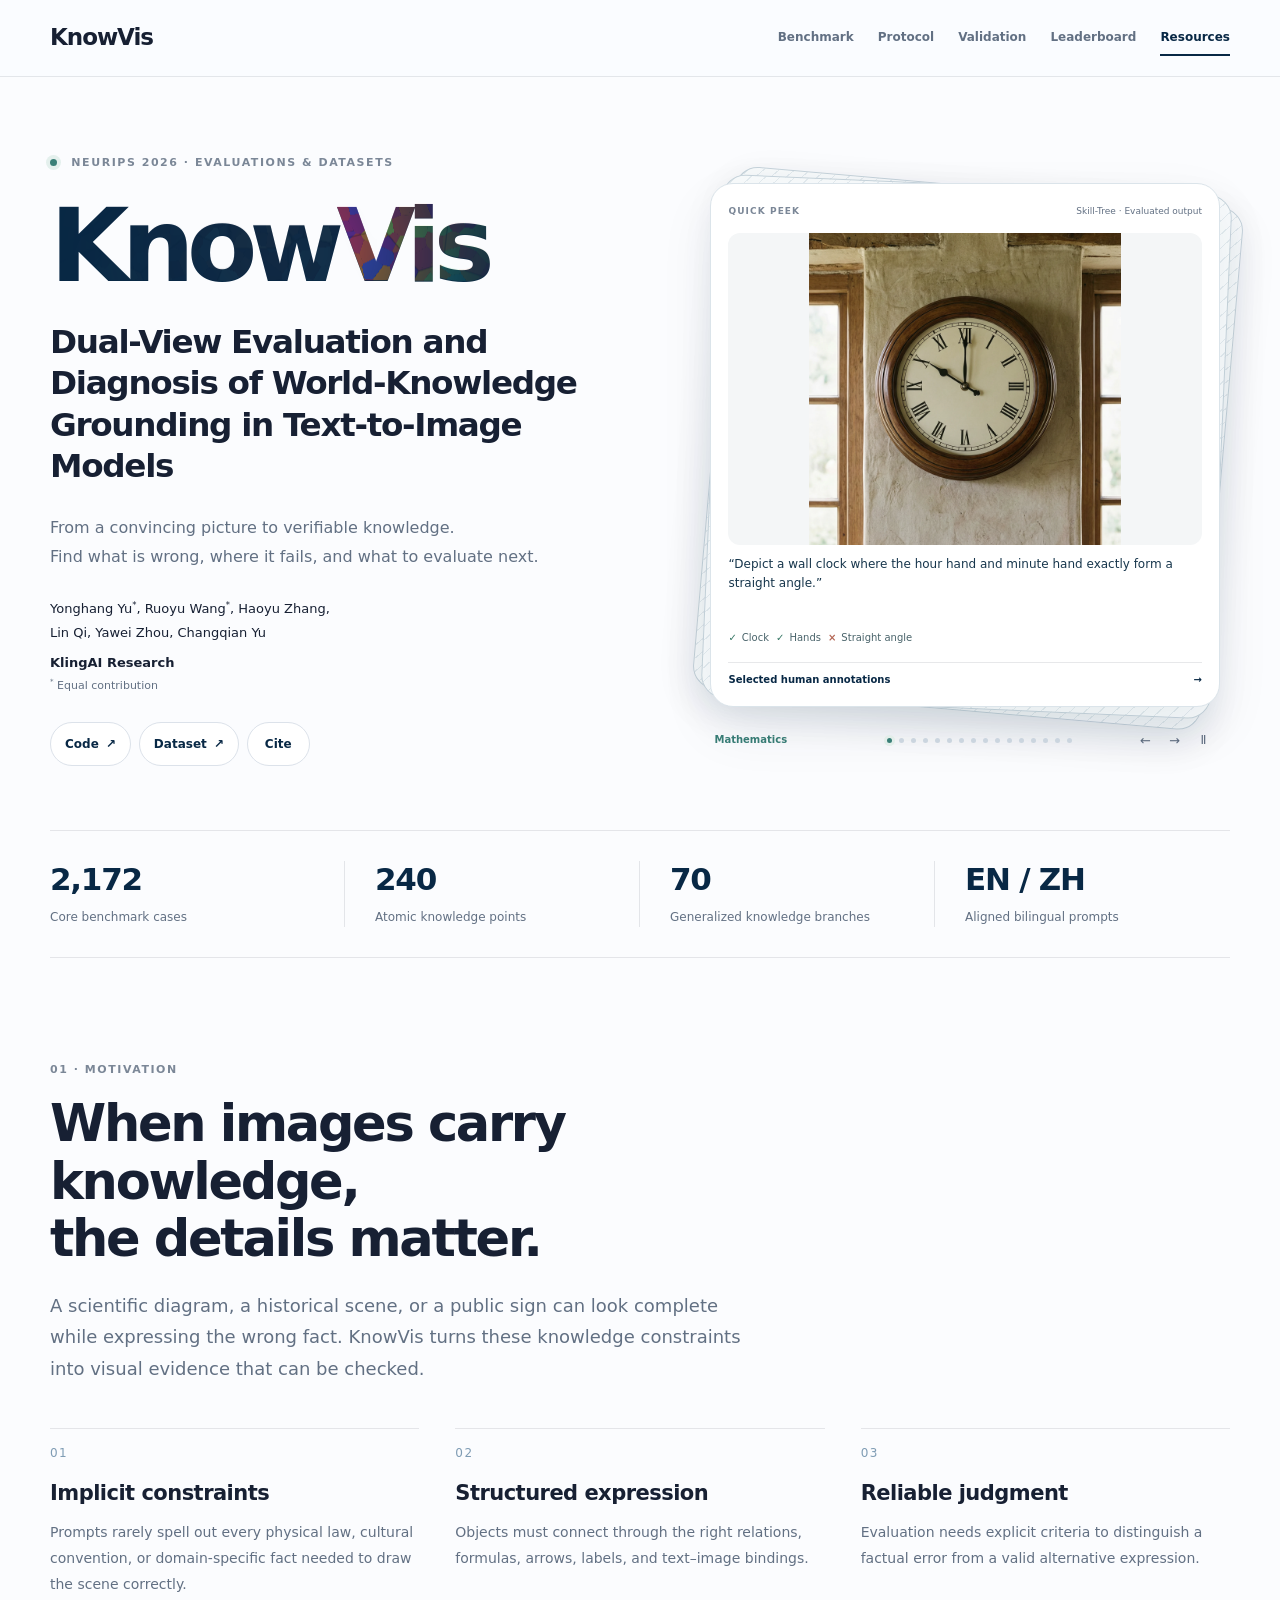
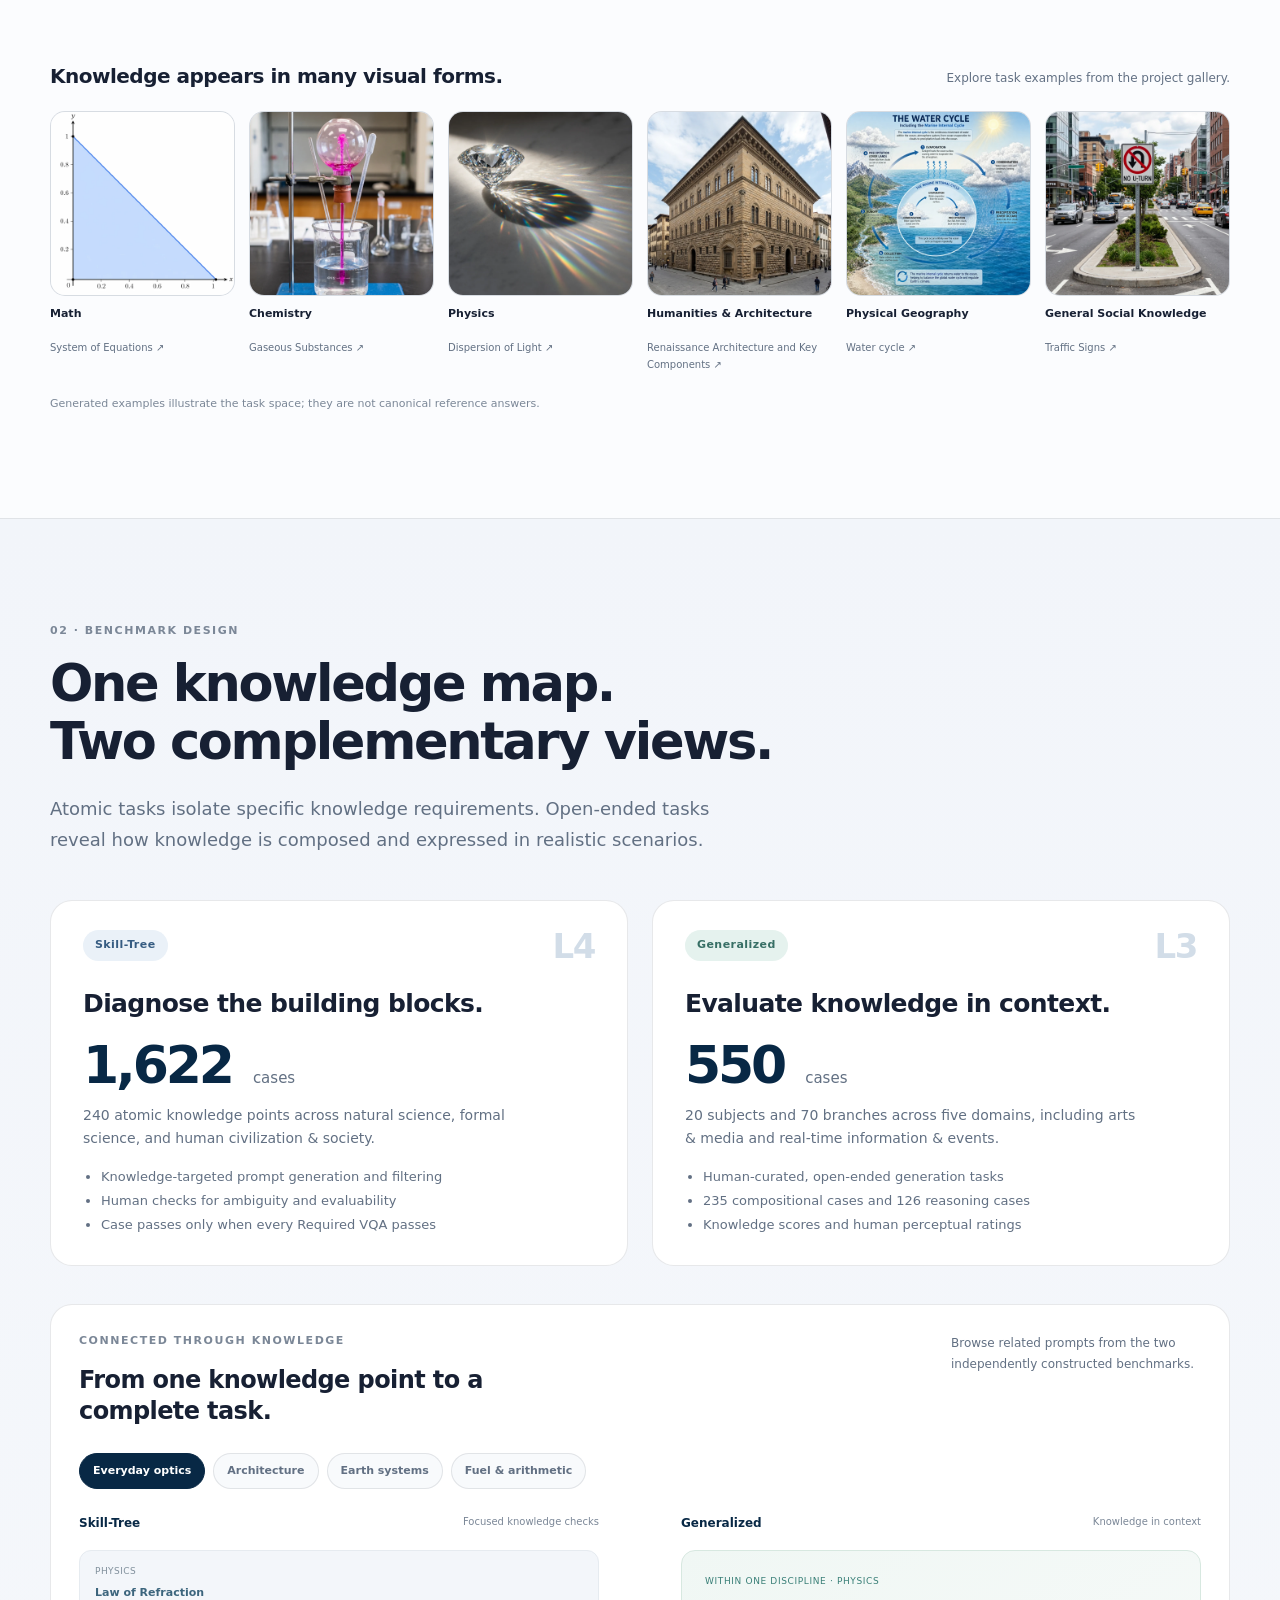
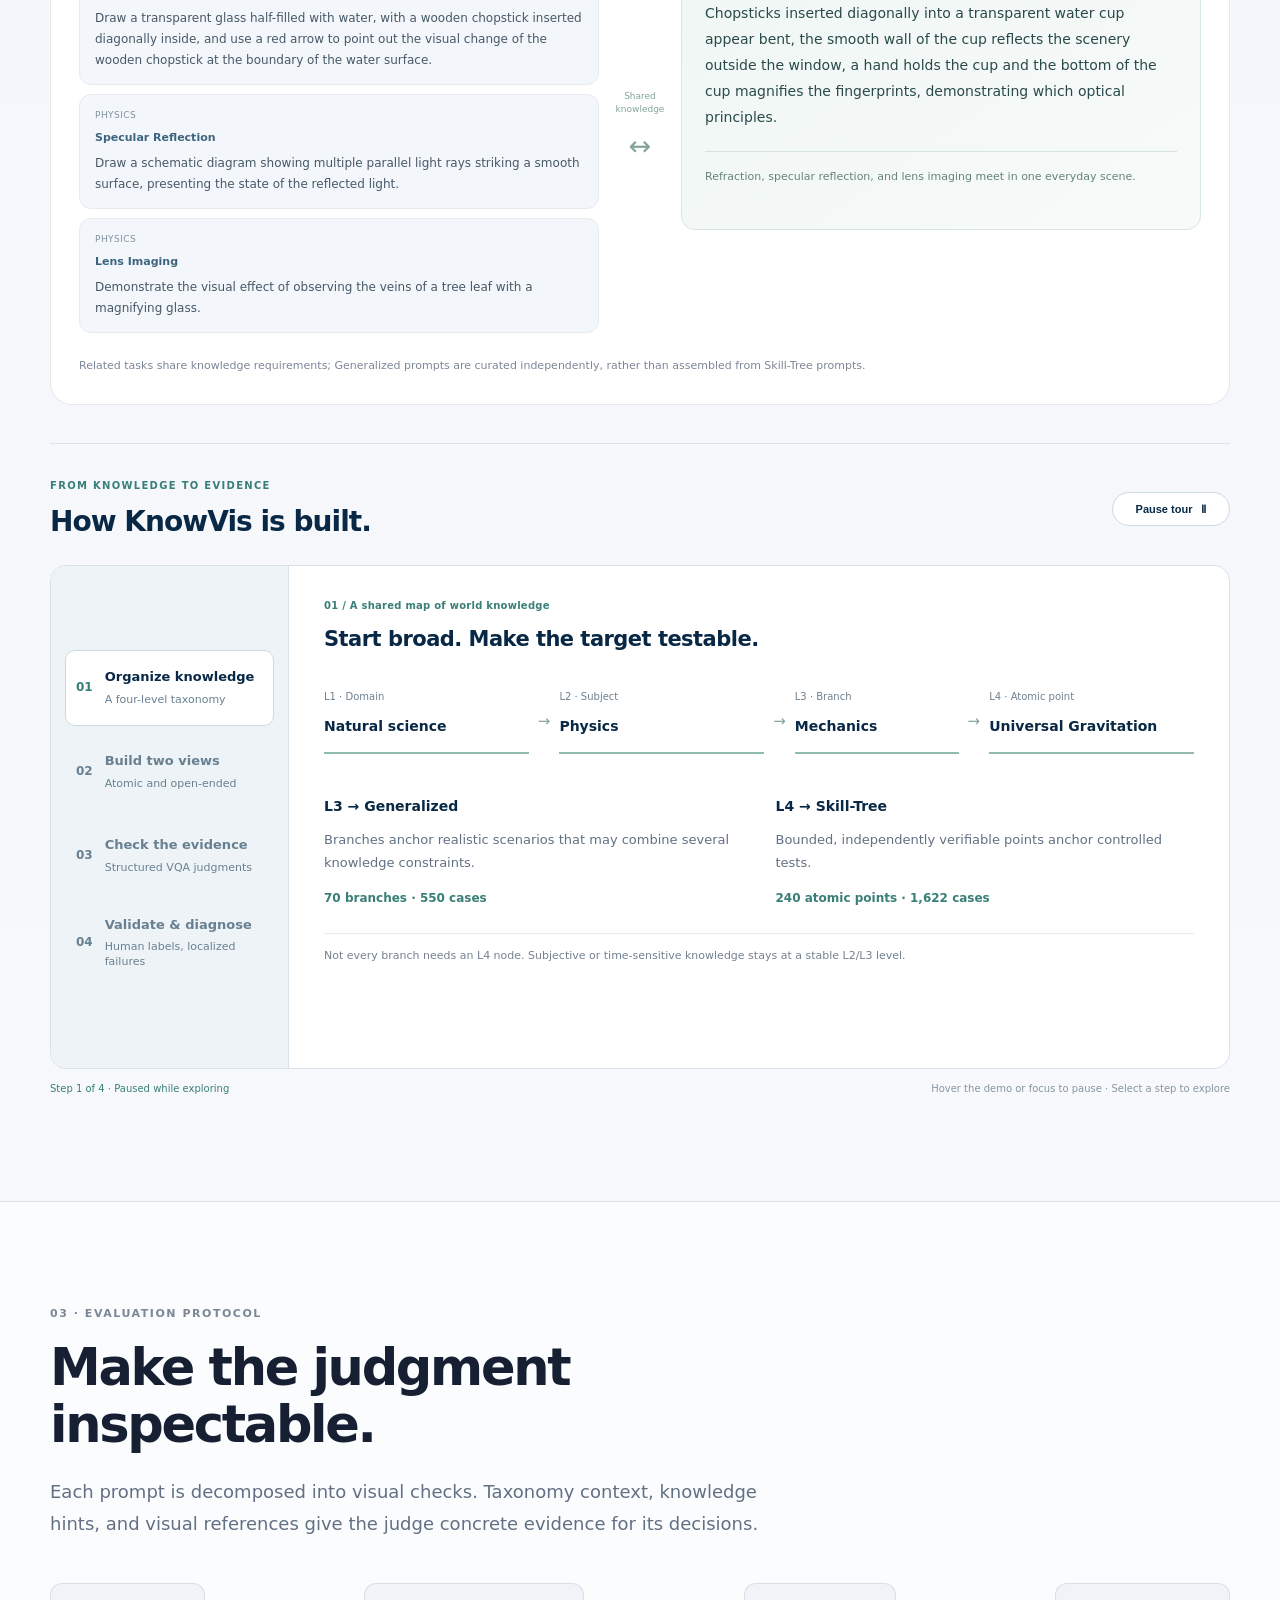
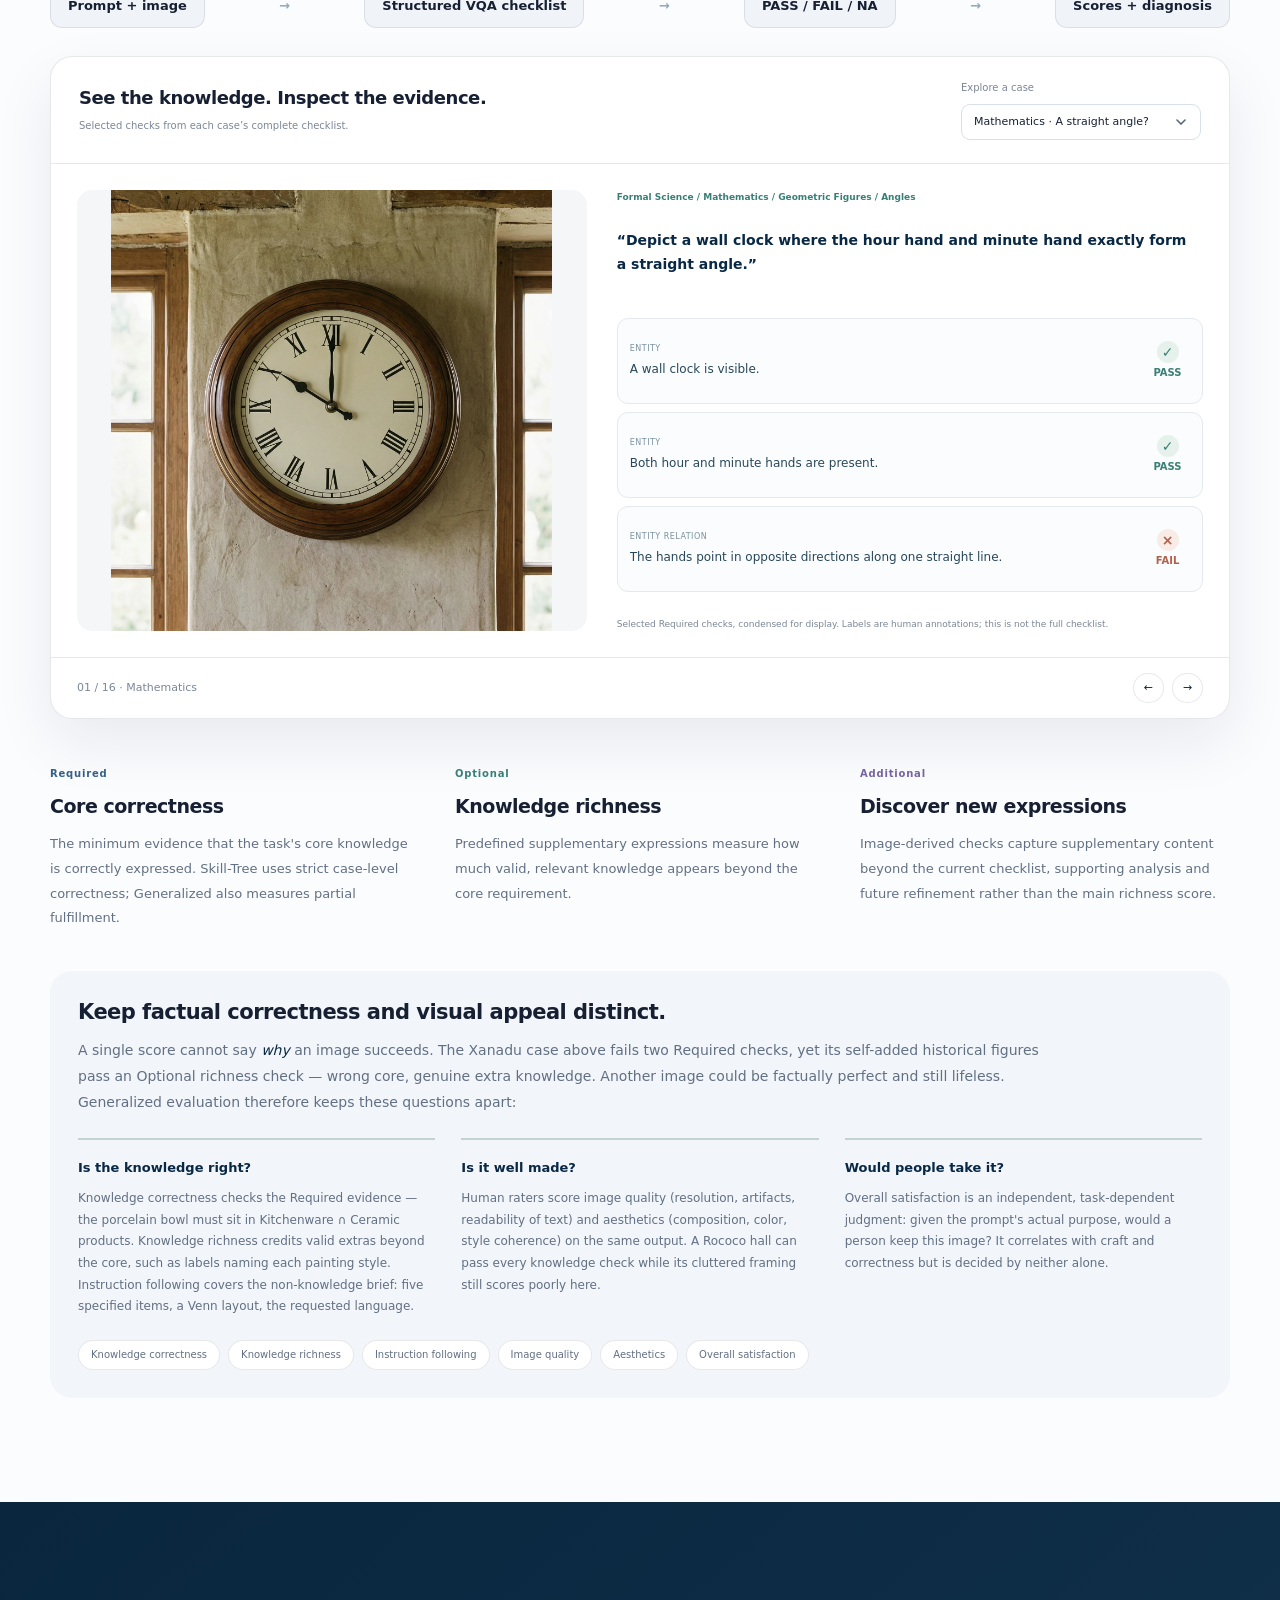
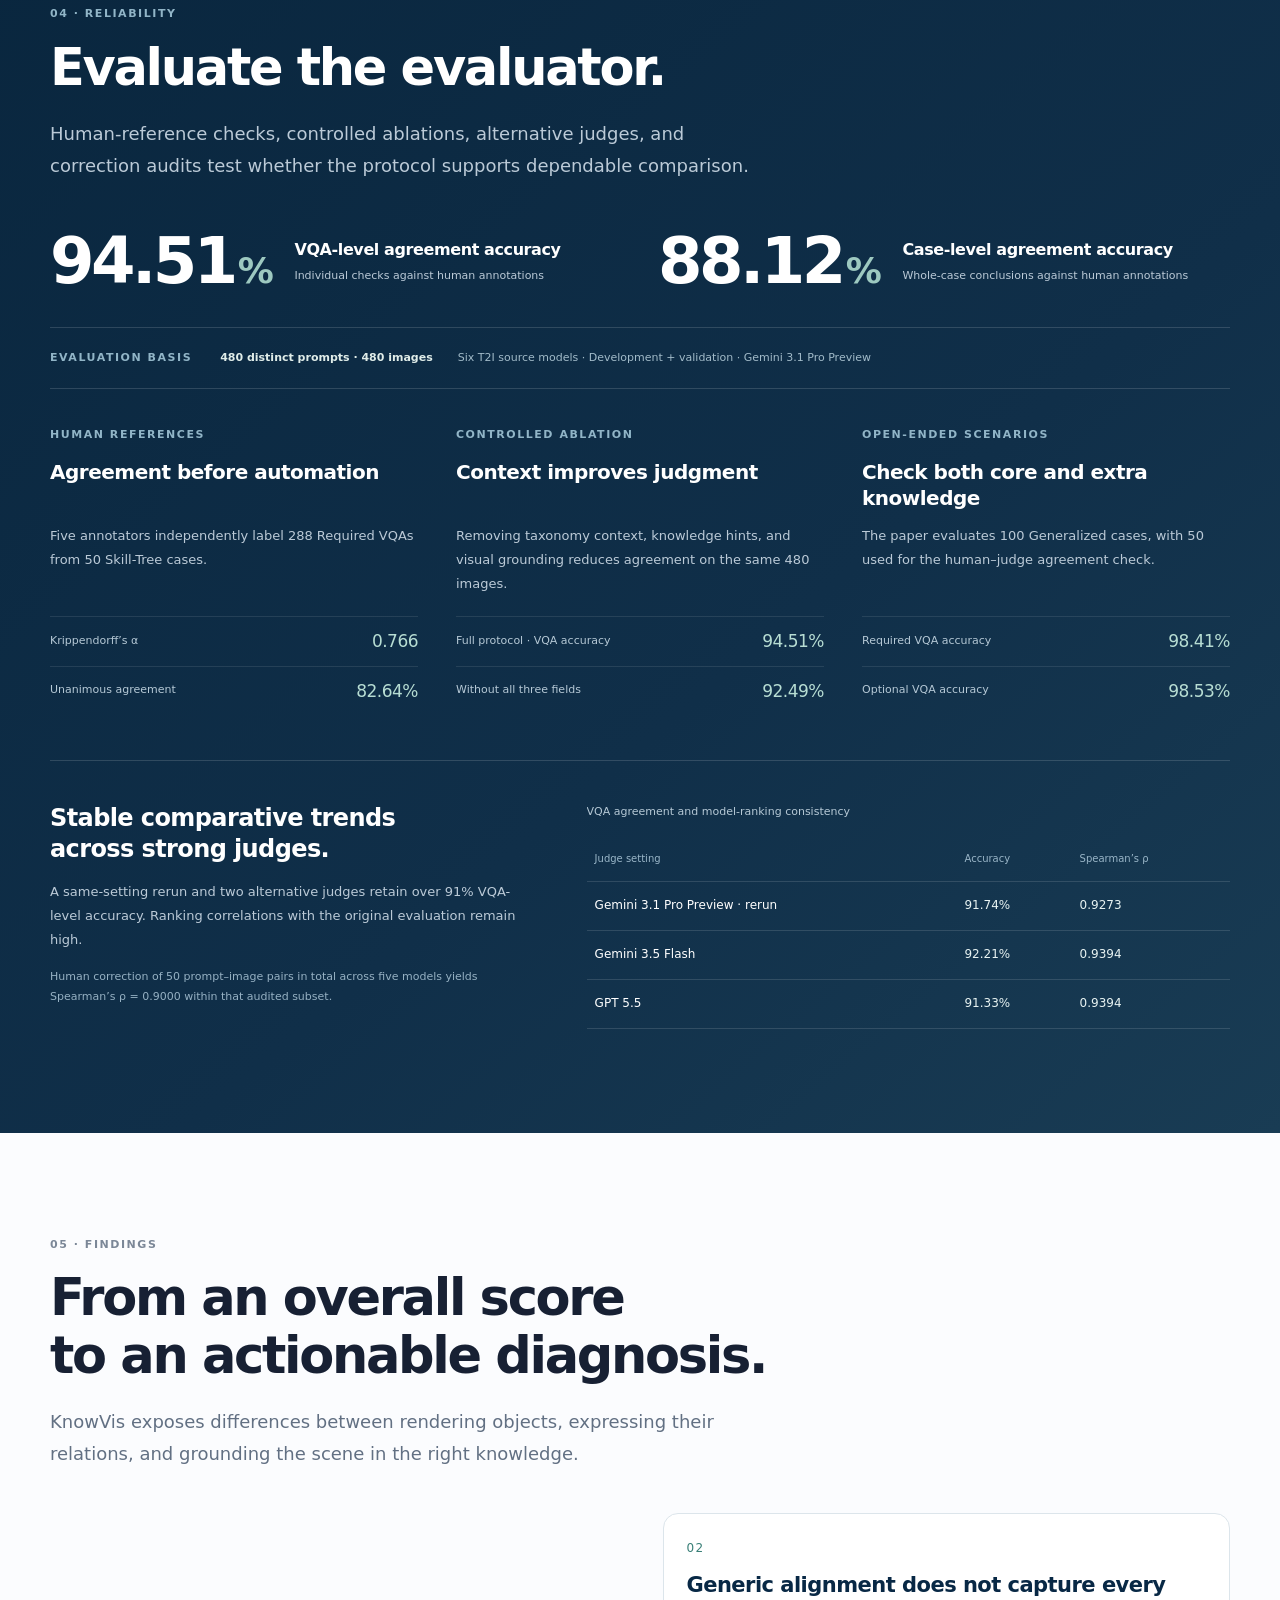
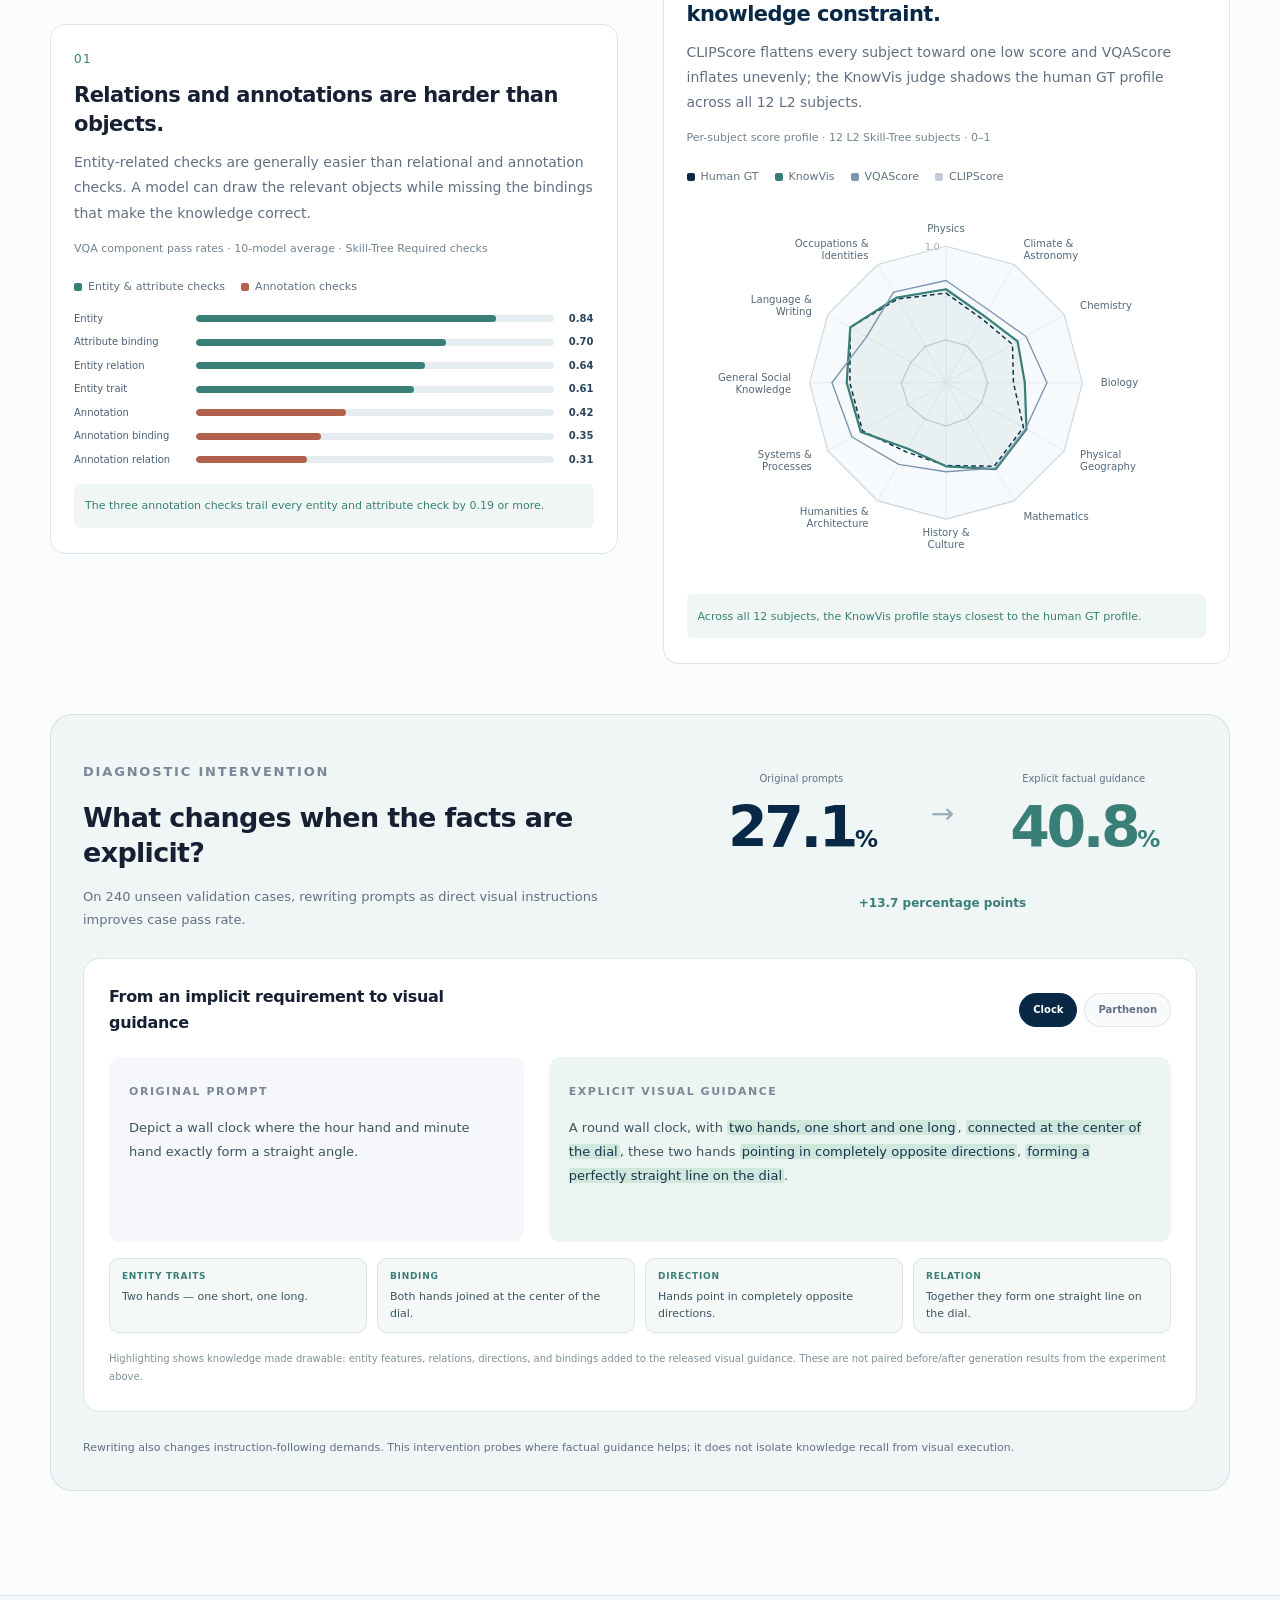
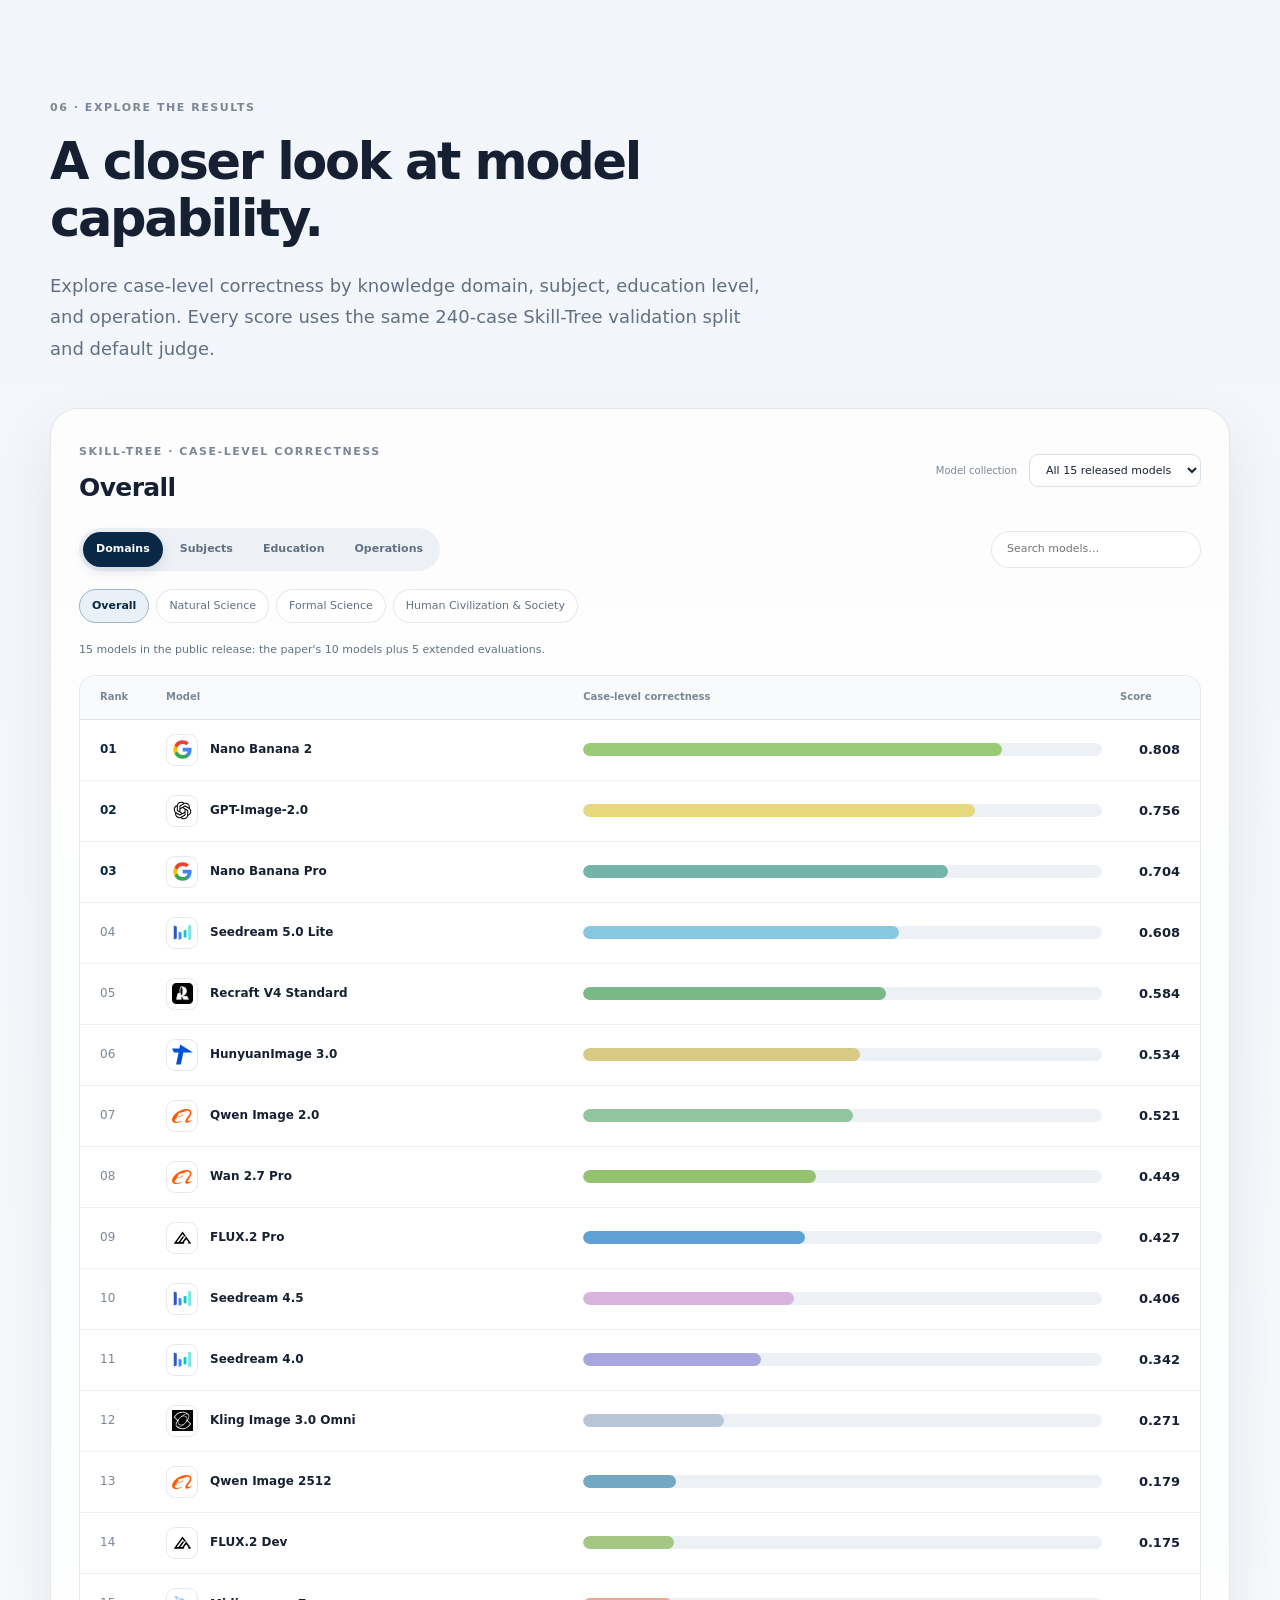
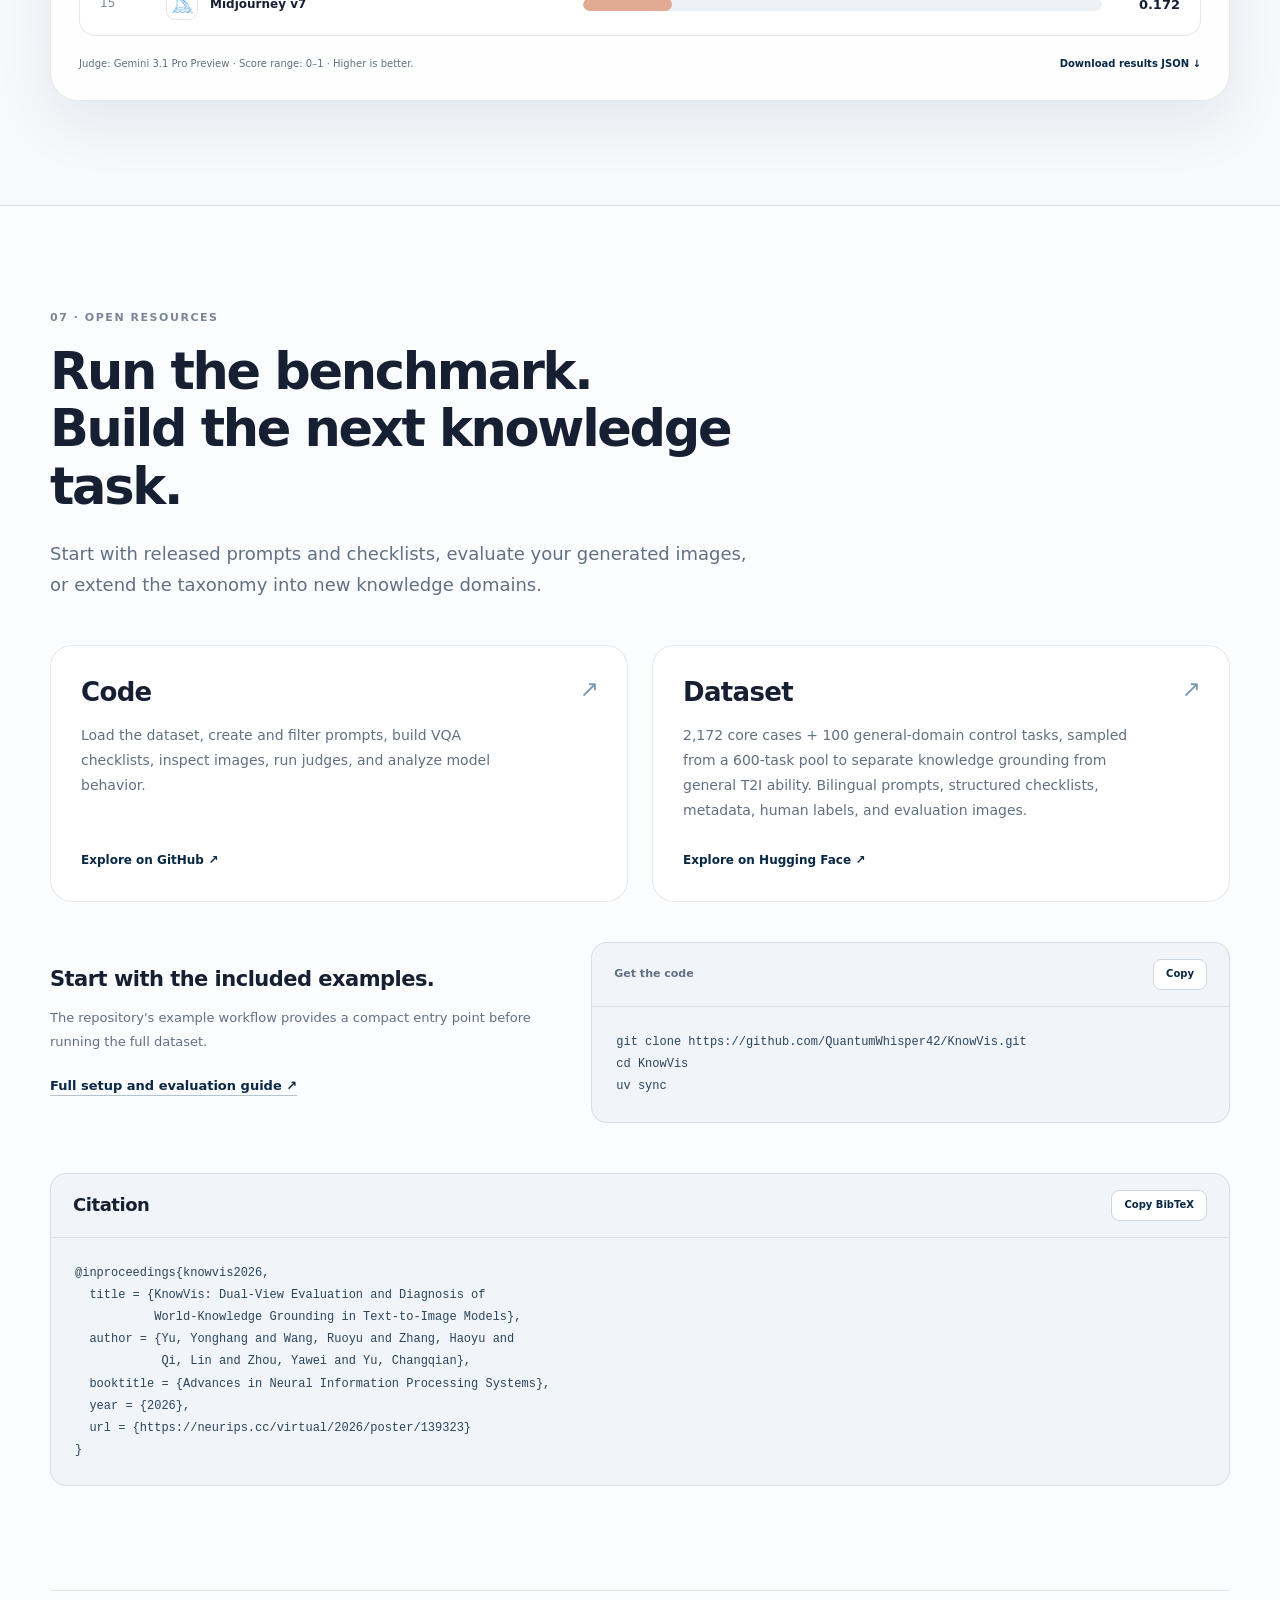
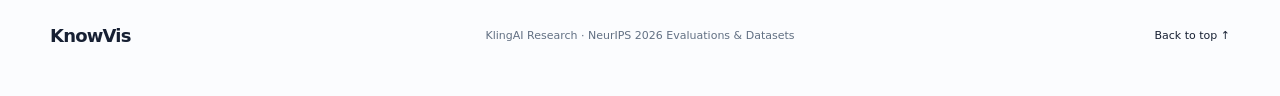
<file: docs/index.html>
<!doctype html>
<html lang="en">
<head>
  <meta charset="utf-8">
  <meta name="viewport" content="width=device-width, initial-scale=1">
  <meta name="theme-color" content="#f6f8fb">
  <meta name="description" content="KnowVis: dual-view evaluation and diagnosis of world-knowledge grounding in text-to-image models. NeurIPS 2026, KlingAI Research.">
  <meta property="og:title" content="KnowVis — World knowledge, made visible">
  <meta property="og:description" content="2,172 knowledge-intensive prompts. Two complementary benchmark views. A structured, validated evaluation protocol.">
  <meta property="og:type" content="website">
  <meta property="og:image" content="assets/prompt-examples.webp">
  <title>KnowVis · World-Knowledge Grounding in T2I Models</title>
  <link rel="icon" href="assets/favicon.svg" type="image/svg+xml">
  <link rel="stylesheet" href="styles.css">
  <link rel="stylesheet" href="showcase.css">
  <link rel="stylesheet" href="diagrams.css">
  <script src="data.js" defer></script>
  <script src="script.js" defer></script>
  <script src="showcase.js" defer></script>
  <script src="brand.js" defer></script>
  <script src="diagrams.js" defer></script>
</head>
<body id="top">
  <a class="skip-link" href="#main">Skip to content</a>
  <header class="site-header">
    <div class="nav-shell">
      <a class="wordmark" href="#top" aria-label="KnowVis home">KnowVis</a>
      <button class="menu-toggle" type="button" aria-label="Open navigation" aria-expanded="false" aria-controls="site-nav"><span></span><span></span></button>
      <nav class="site-nav" id="site-nav" aria-label="Main navigation">
        <a href="#benchmark">Benchmark</a><a href="#protocol">Protocol</a><a href="#reliability">Validation</a><a href="#leaderboard">Leaderboard</a><a href="#resources">Resources</a>
      </nav>
      <!-- TODO(arXiv): restore paper link once the arXiv page is live.
      <a class="nav-paper" href="assets/KnowVis_cameraready.pdf" target="_blank" rel="noopener">Read paper <span aria-hidden="true">↗</span></a>
      -->
    </div>
  </header>

  <main id="main">
    <section class="hero section-shell" aria-labelledby="paper-title">
      <div class="hero-copy reveal">
        <p class="eyebrow"><span class="status-dot"></span> NeurIPS 2026 · Evaluations &amp; Datasets</p>
        <h1 id="paper-title"><span class="title-brand" id="livingBrand"><span class="brand-ink">Know<span class="vis-ink">Vis</span></span><canvas class="brand-spectrum" aria-hidden="true"></canvas></span><span class="title-subject">Dual-View Evaluation and Diagnosis of World-Knowledge Grounding in Text-to-Image Models</span></h1>
        <p class="hero-lede">From a convincing picture to verifiable knowledge.<br>Find what is wrong, where it fails, and what to evaluate next.</p>
        <p class="authors">Yonghang Yu<sup>*</sup>, Ruoyu Wang<sup>*</sup>, Haoyu Zhang,<br class="desktop-break"> Lin Qi, Yawei Zhou, Changqian Yu</p>
        <p class="affiliations">KlingAI Research</p>
        <p class="contribution-note"><sup>*</sup> Equal contribution</p>
        <div class="hero-actions">
          <!-- TODO(arXiv): restore paper link once the arXiv page is live.
          <a class="button" href="assets/KnowVis_cameraready.pdf" target="_blank" rel="noopener">Paper <span aria-hidden="true">↗</span></a>
          -->
          <a class="button button-secondary" href="https://github.com/QuantumWhisper42/KnowVis" target="_blank" rel="noopener">Code <span aria-hidden="true">↗</span></a>
          <a class="button button-secondary" href="https://huggingface.co/datasets/QuantumWhisper42/KnowVis" target="_blank" rel="noopener">Dataset <span aria-hidden="true">↗</span></a>
          <a class="button button-secondary" href="#citation">Cite</a>
        </div>
      </div>
      <div class="hero-showcase" aria-label="World-knowledge examples">
        <div class="deck-stage" id="heroDeck"></div>
        <div class="deck-controls"><span id="deckDomain"></span><div class="deck-dots" id="deckDots" role="group" aria-label="Featured cases"></div><div class="deck-nav"><button class="deck-arrow" id="deckPrev" type="button" aria-label="Previous case">←</button><button class="deck-arrow" id="deckNext" type="button" aria-label="Next case">→</button><button class="deck-pause" id="deckPause" type="button" aria-label="Pause case slideshow">Ⅱ</button></div></div>
      </div>
    </section>

    <div class="section-shell"><div class="stat-strip reveal" aria-label="Benchmark at a glance">
      <div><strong>2,172</strong><span>Core benchmark cases</span></div><div><strong>240</strong><span>Atomic knowledge points</span></div><div><strong>70</strong><span>Generalized knowledge branches</span></div><div><strong>EN / ZH</strong><span>Aligned bilingual prompts</span></div>
    </div></div>

    <section class="paper-section section-shell" id="motivation">
      <div class="section-heading reveal"><p class="section-kicker">01 · Motivation</p><h2>When images carry knowledge,<br>the details matter.</h2><p>A scientific diagram, a historical scene, or a public sign can look complete while expressing the wrong fact. KnowVis turns these knowledge constraints into visual evidence that can be checked.</p></div>
      <div class="motivation-grid reveal">
        <article><span class="line-icon" aria-hidden="true">01</span><h3>Implicit constraints</h3><p>Prompts rarely spell out every physical law, cultural convention, or domain-specific fact needed to draw the scene correctly.</p></article>
        <article><span class="line-icon" aria-hidden="true">02</span><h3>Structured expression</h3><p>Objects must connect through the right relations, formulas, arrows, labels, and text–image bindings.</p></article>
        <article><span class="line-icon" aria-hidden="true">03</span><h3>Reliable judgment</h3><p>Evaluation needs explicit criteria to distinguish a factual error from a valid alternative expression.</p></article>
      </div>
      <div class="gallery-heading"><h3>Knowledge appears in many visual forms.</h3><p>Explore task examples from the project gallery.</p></div>
      <div class="example-gallery" id="exampleGallery"></div>
      <p class="figure-note">Generated examples illustrate the task space; they are not canonical reference answers.</p>
    </section>

    <section class="paper-section tinted-section" id="benchmark"><div class="section-shell">
      <div class="section-heading reveal"><p class="section-kicker">02 · Benchmark design</p><h2>One knowledge map.<br>Two complementary views.</h2><p>Atomic tasks isolate specific knowledge requirements. Open-ended tasks reveal how knowledge is composed and expressed in realistic scenarios.</p></div>
      <div class="benchmark-pair reveal">
        <article class="benchmark-panel"><div class="panel-topline"><span class="pill">Skill-Tree</span><span class="panel-index">L4</span></div><h3>Diagnose the building blocks.</h3><div class="large-stat">1,622 <span>cases</span></div><p>240 atomic knowledge points across natural science, formal science, and human civilization &amp; society.</p><ul><li>Knowledge-targeted prompt generation and filtering</li><li>Human checks for ambiguity and evaluability</li><li>Case passes only when every Required VQA passes</li></ul></article>
        <article class="benchmark-panel generalized"><div class="panel-topline"><span class="pill">Generalized</span><span class="panel-index">L3</span></div><h3>Evaluate knowledge in context.</h3><div class="large-stat">550 <span>cases</span></div><p>20 subjects and 70 branches across five domains, including arts &amp; media and real-time information &amp; events.</p><ul><li>Human-curated, open-ended generation tasks</li><li>235 compositional cases and 126 reasoning cases</li><li>Knowledge scores and human perceptual ratings</li></ul></article>
      </div>
      <div class="dual-explorer reveal" id="dualExplorer">
        <div class="explorer-heading"><div><p class="section-kicker">Connected through knowledge</p><h3>From one knowledge point to a complete task.</h3></div><p>Browse related prompts from the two independently constructed benchmarks.</p></div>
        <div class="pair-tabs" id="pairTabs" role="group" aria-label="Related benchmark tasks"></div>
        <div class="paired-tasks"><div class="atomic-tasks"><p class="pair-label">Skill-Tree <span>Focused knowledge checks</span></p><div id="atomicPrompts"></div></div><div class="task-connector" aria-hidden="true"><span>Shared<br>knowledge</span><i>↔</i></div><div class="open-task"><p class="pair-label">Generalized <span>Knowledge in context</span></p><div id="generalizedPrompt"></div></div></div>
        <p class="figure-note">Related tasks share knowledge requirements; Generalized prompts are curated independently, rather than assembled from Skill-Tree prompts.</p>
      </div>
      <div class="taxonomy-band reveal"><div><p class="section-kicker">From coverage to diagnosis</p><h3>Give every task<br>a knowledge address.</h3></div><ol class="taxonomy-path"><li><span>L1 · Domain</span><strong>Natural Science</strong></li><li><span>L2 · Subject</span><strong>Physics</strong></li><li><span>L3 · Branch</span><strong>Optics</strong></li><li><span>L4 · Knowledge point</span><strong>Polarization of Light</strong></li></ol></div>

<section class="kv-framework" id="frameworkExplorer" aria-labelledby="frameworkTitle">
  <div class="kv-diagram-heading"><div><p class="kv-overline">From knowledge to evidence</p><h3 id="frameworkTitle">How KnowVis is built.</h3></div><button type="button" class="kv-play" id="frameworkPlay" aria-pressed="true">Pause tour <span aria-hidden="true">Ⅱ</span></button></div>
  <div class="kv-tour">
    <div class="kv-steps" role="tablist" aria-label="Explore the KnowVis framework" aria-orientation="vertical">
      <button class="kv-step" id="frameworkTab0" type="button" role="tab" aria-selected="true" aria-controls="frameworkPanel0" data-step="0"><span class="kv-step-num">01</span><span><strong>Organize knowledge</strong><small>A four-level taxonomy</small></span><i aria-hidden="true"></i></button>
      <button class="kv-step" id="frameworkTab1" type="button" role="tab" aria-selected="false" aria-controls="frameworkPanel1" tabindex="-1" data-step="1"><span class="kv-step-num">02</span><span><strong>Build two views</strong><small>Atomic and open-ended</small></span><i aria-hidden="true"></i></button>
      <button class="kv-step" id="frameworkTab2" type="button" role="tab" aria-selected="false" aria-controls="frameworkPanel2" tabindex="-1" data-step="2"><span class="kv-step-num">03</span><span><strong>Check the evidence</strong><small>Structured VQA judgments</small></span><i aria-hidden="true"></i></button>
      <button class="kv-step" id="frameworkTab3" type="button" role="tab" aria-selected="false" aria-controls="frameworkPanel3" tabindex="-1" data-step="3"><span class="kv-step-num">04</span><span><strong>Validate & diagnose</strong><small>Human labels, localized failures</small></span><i aria-hidden="true"></i></button>
    </div>
    <div class="kv-stage">
      <div class="kv-scene" id="frameworkPanel0" role="tabpanel" aria-labelledby="frameworkTab0" tabindex="0">
        <p class="kv-scene-label">01 / A shared map of world knowledge</p><h4>Start broad. Make the target testable.</h4>
        <div class="kv-taxonomy-chain"><div><span>L1 · Domain</span><strong>Natural science</strong></div><b aria-hidden="true">→</b><div><span>L2 · Subject</span><strong>Physics</strong></div><b aria-hidden="true">→</b><div><span>L3 · Branch</span><strong>Mechanics</strong></div><b aria-hidden="true">→</b><div><span>L4 · Atomic point</span><strong>Universal Gravitation</strong></div></div>
        <div class="kv-path-fork"><div><strong>L3 → Generalized</strong><p>Branches anchor realistic scenarios that may combine several knowledge constraints.</p><span class="kv-inline-stat">70 branches · 550 cases</span></div><div><strong>L4 → Skill-Tree</strong><p>Bounded, independently verifiable points anchor controlled tests.</p><span class="kv-inline-stat">240 atomic points · 1,622 cases</span></div></div>
        <p class="kv-scene-note">Not every branch needs an L4 node. Subjective or time-sensitive knowledge stays at a stable L2/L3 level.</p>
      </div>
      <div class="kv-scene" id="frameworkPanel1" role="tabpanel" aria-labelledby="frameworkTab1" tabindex="0" hidden>
        <p class="kv-scene-label">02 / Separate construction, shared attribution</p><h4>Keep atomic tests focused. Keep open tasks open.</h4>
        <div class="kv-construction-lanes"><div><span class="kv-route-tag">Skill-Tree · L4</span><p class="kv-mini-flow">Generate candidates <span>→</span> Filter <span>→</span> Human review</p><div class="kv-edit-example"><span class="kv-edit-label">Too broad</span><p>Draw a fish anatomy diagram and label the gas-exchange organ.</p><span class="kv-edit-arrow" aria-hidden="true">↓</span><span class="kv-edit-label kv-good">Focused revision</span><p>Draw a fish and circle the location of its gills.</p></div><p class="kv-mini-note">One organ–function target, without requiring an entire anatomical system.</p></div><div><span class="kv-route-tag kv-route-open">Generalized · L3</span><p class="kv-mini-flow">Human curation <span>→</span> Annotate involved L4 points</p><div class="kv-open-example"><span class="kv-edit-label">One open prompt</span><p>Draw the moment a child on a playground releases a ball.</p><span class="kv-edit-arrow" aria-hidden="true">↓</span><span class="kv-edit-label kv-good">Human annotation · 3 L4 points in one scene</span><div class="kv-knowledge-links"><span>Gravity</span><span>Release from support</span><span>Spatial relations</span></div></div><p class="kv-mini-note">Multiple constraints remain in context; L4 mappings support partial failure attribution.</p></div></div>
        <p class="kv-scene-note">Illustrative construction examples adapted from the paper; revisions are suggestions, not measured model outputs.</p>
      </div>
      <div class="kv-scene" id="frameworkPanel2" role="tabpanel" aria-labelledby="frameworkTab2" tabindex="0" hidden>
        <p class="kv-scene-label">03 / Turn knowledge into observable checks</p><h4>A convincing image still has to pass the checks.</h4>
        <div class="kv-vqa-demo"><div class="kv-gravity-example"><button type="button" class="image-expand" data-lightbox="assets/gravity-evaluated.webp" data-caption="Draw the orbit of the Earth revolving around the Sun, and mark the gravitational force of the Sun on the Earth with an arrow." aria-label="Enlarge the evaluated solar-gravity example"><img src="assets/gravity-evaluated.webp" width="1400" height="1400" alt="Generated Earth-orbit diagram with a force arrow directed toward the Sun"><span class="expand-label">Expand ↗</span></button><p class="kv-gravity-caption"><strong>Earth’s orbit + inward gravity</strong><span>Actual evaluated output</span></p></div><div class="kv-vqa-checks"><div><span class="kv-check-mark">✓</span><span>The luminous sphere has the features of the Sun.<small>Entity identity</small></span><b>PASS</b></div><div><span class="kv-check-mark">✓</span><span>The smaller sphere has the features of Earth.<small>Entity identity</small></span><b>PASS</b></div><div><span class="kv-check-mark">✓</span><span>The force arrow starts at Earth and points toward the Sun’s center.<small>Knowledge relation</small></span><b>PASS</b></div><p>Selected Required checks for the L4 · Universal Gravitation case from step 01, condensed for display. Labels are from the recorded automated evaluation.</p></div></div>
        <div class="kv-vqa-types"><span><strong>Required</strong>Core correctness</span><span><strong>Optional</strong>Predefined richness</span><span><strong>Additional</strong>New valid expressions; analysis only</span></div><p class="kv-scene-note">Each check carries a component, knowledge hint, and visual grounding when needed. Generalized correctness averages Required outcomes.</p>
      </div>
      <div class="kv-scene" id="frameworkPanel3" role="tabpanel" aria-labelledby="frameworkTab3" tabindex="0" hidden>
        <p class="kv-scene-label">04 / Verify the judge, then locate the failure</p><h4>Human references make automated diagnosis accountable.</h4>
        <div class="kv-validation-strip"><div><strong>480</strong><span>Skill-Tree images<br>with human reference labels</span></div><div><strong>94.51<small>%</small></strong><span>VQA-level agreement<br>with human labels</span></div><div><strong>88.12<small>%</small></strong><span>Case-level agreement<br>with human labels</span></div></div>
        <div class="kv-diagnostic-map"><div><span class="kv-route-tag">Atomic test</span><strong>Can it show gravity correctly?</strong></div><span class="kv-diagnostic-join" aria-hidden="true">↔</span><div><span class="kv-route-tag kv-route-open">Open-ended task</span><strong>Can it apply gravity in a scene?</strong></div></div>
        <div class="kv-diagnostic-readout"><p><b>Atomic ✓ · Open ✓</b><span>Knowledge secured — covered in the atomic test and activated in the open scene.</span></p><p><b>Atomic × · Open ×</b><span>Investigate the underlying knowledge point.</span></p><p><b>Atomic ✓ · Open ×</b><span>Investigate knowledge activation and application.</span></p></div>
        <p class="kv-scene-note">Diagnostic hypotheses, not proof of a model’s internal knowledge. Generalized evaluation also includes human quality, aesthetics, and satisfaction ratings.</p>
      </div>
    </div>
  </div>
  <div class="kv-tour-footer"><span id="frameworkStatus">Step 1 of 4 · Auto tour</span><span>Hover the demo or focus to pause · Select a step to explore</span></div>
</section>

    </div></section>

    <section class="paper-section section-shell" id="protocol">
      <div class="section-heading reveal"><p class="section-kicker">03 · Evaluation protocol</p><h2>Make the judgment inspectable.</h2><p>Each prompt is decomposed into visual checks. Taxonomy context, knowledge hints, and visual references give the judge concrete evidence for its decisions.</p></div>
      <div class="protocol-flow reveal"><span>Prompt + image</span><i aria-hidden="true">→</i><span>Structured VQA checklist</span><i aria-hidden="true">→</i><span>PASS / FAIL / NA</span><i aria-hidden="true">→</i><span>Scores + diagnosis</span></div>
      <div class="inspector reveal" id="caseInspector">
        <div class="inspector-top"><div><h3>See the knowledge. Inspect the evidence.</h3><p class="figure-note">Selected checks from each case’s complete checklist.</p></div><div class="case-selector"><label for="caseSelect">Explore a case</label><select id="caseSelect"></select></div></div>
        <div class="inspector-content">
          <figure class="case-image"><button type="button" class="image-expand" id="caseImageButton"><img id="caseImage" src="assets/case-1.webp" alt="Selected benchmark output" width="1200" height="1200" loading="lazy"><span class="expand-label">Expand ↗</span></button></figure>
          <div class="case-evidence"><p class="case-category" id="caseCategory"></p><div class="case-prompt-box"><p class="case-prompt" id="casePrompt"></p></div><div class="checklist" id="caseChecks"></div><p class="figure-note" id="caseLabelSource">Selected Required checks · Human annotations</p></div>
        </div>
        <div class="inspector-bottom"><span id="casePosition"></span><div><button type="button" id="casePrevious" aria-label="Previous case">←</button><button type="button" id="caseNext" aria-label="Next case">→</button></div></div>
      </div>
      <div class="judge-types reveal"><article><span class="type-label">Required</span><h3>Core correctness</h3><p>The minimum evidence that the task's core knowledge is correctly expressed. Skill-Tree uses strict case-level correctness; Generalized also measures partial fulfillment.</p></article><article><span class="type-label teal">Optional</span><h3>Knowledge richness</h3><p>Predefined supplementary expressions measure how much valid, relevant knowledge appears beyond the core requirement.</p></article><article><span class="type-label violet">Additional</span><h3>Discover new expressions</h3><p>Image-derived checks capture supplementary content beyond the current checklist, supporting analysis and future refinement rather than the main richness score.</p></article></div>
      <div class="dimension-band reveal"><h3>Keep factual correctness and visual appeal distinct.</h3><p>A single score cannot say <em>why</em> an image succeeds. The Xanadu case above fails two Required checks, yet its self-added historical figures pass an Optional richness check — wrong core, genuine extra knowledge. Another image could be factually perfect and still lifeless. Generalized evaluation therefore keeps these questions apart:</p><div class="dimension-grid"><div><strong>Is the knowledge right?</strong><p>Knowledge correctness checks the Required evidence — the porcelain bowl must sit in Kitchenware ∩ Ceramic products. Knowledge richness credits valid extras beyond the core, such as labels naming each painting style. Instruction following covers the non-knowledge brief: five specified items, a Venn layout, the requested language.</p></div><div><strong>Is it well made?</strong><p>Human raters score image quality (resolution, artifacts, readability of text) and aesthetics (composition, color, style coherence) on the same output. A Rococo hall can pass every knowledge check while its cluttered framing still scores poorly here.</p></div><div><strong>Would people take it?</strong><p>Overall satisfaction is an independent, task-dependent judgment: given the prompt's actual purpose, would a person keep this image? It correlates with craft and correctness but is decided by neither alone.</p></div></div><div class="dimension-tags"><span>Knowledge correctness</span><span>Knowledge richness</span><span>Instruction following</span><span>Image quality</span><span>Aesthetics</span><span>Overall satisfaction</span></div></div>
    </section>

    <section class="paper-section dark-section" id="reliability"><div class="section-shell">
      <div class="section-heading reveal"><p class="section-kicker">04 · Reliability</p><h2>Evaluate the evaluator.</h2><p>Human-reference checks, controlled ablations, alternative judges, and correction audits test whether the protocol supports dependable comparison.</p></div>
      <div class="reliability-headline reveal">
        <div><strong>94.51<span>%</span></strong><h3>VQA-level agreement accuracy</h3><p>Individual checks against human annotations</p></div>
        <div><strong>88.12<span>%</span></strong><h3>Case-level agreement accuracy</h3><p>Whole-case conclusions against human annotations</p></div>
      </div>
      <div class="evaluation-basis reveal"><span class="small-label">Evaluation basis</span><p><strong>480 distinct prompts · 480 images</strong><span>Six T2I source models · Development + validation · Gemini 3.1 Pro Preview</span></p></div>
      <div class="validation-grid reveal">
        <article><span class="section-kicker">Human references</span><h3>Agreement before automation</h3><p>Five annotators independently label 288 Required VQAs from 50 Skill-Tree cases.</p><dl><div><dt>Krippendorff’s α</dt><dd>0.766</dd></div><div><dt>Unanimous agreement</dt><dd>82.64%</dd></div></dl></article>
        <article><span class="section-kicker">Controlled ablation</span><h3>Context improves judgment</h3><p>Removing taxonomy context, knowledge hints, and visual grounding reduces agreement on the same 480 images.</p><dl><div><dt>Full protocol · VQA accuracy</dt><dd>94.51%</dd></div><div><dt>Without all three fields</dt><dd>92.49%</dd></div></dl></article>
        <article><span class="section-kicker">Open-ended scenarios</span><h3>Check both core and extra knowledge</h3><p>The paper evaluates 100 Generalized cases, with 50 used for the human–judge agreement check.</p><dl><div><dt>Required VQA accuracy</dt><dd>98.41%</dd></div><div><dt>Optional VQA accuracy</dt><dd>98.53%</dd></div></dl></article>
      </div>
      <div class="robustness-band reveal"><div><h3>Stable comparative trends<br>across strong judges.</h3><p>A same-setting rerun and two alternative judges retain over 91% VQA-level accuracy. Ranking correlations with the original evaluation remain high.</p><p class="muted-note">Human correction of 50 prompt–image pairs in total across five models yields Spearman’s ρ = 0.9000 within that audited subset.</p></div><div class="table-scroll"><table class="science-table"><caption>VQA agreement and model-ranking consistency</caption><thead><tr><th scope="col">Judge setting</th><th scope="col">Accuracy</th><th scope="col">Spearman’s ρ</th></tr></thead><tbody><tr><th scope="row">Gemini 3.1 Pro Preview · rerun</th><td>91.74%</td><td>0.9273</td></tr><tr><th scope="row">Gemini 3.5 Flash</th><td>92.21%</td><td>0.9394</td></tr><tr><th scope="row">GPT 5.5</th><td>91.33%</td><td>0.9394</td></tr></tbody></table></div></div>
      <!-- TODO(arXiv): restore paper link once the arXiv page is live.
      <a class="text-link light-link" href="assets/KnowVis_cameraready.pdf#page=7" target="_blank" rel="noopener">Read the validation experiments <span aria-hidden="true">↗</span></a>
      -->
    </div></section>

    <section class="paper-section section-shell" id="findings">
      <div class="section-heading reveal"><p class="section-kicker">05 · Findings</p><h2>From an overall score<br>to an actionable diagnosis.</h2><p>KnowVis exposes differences between rendering objects, expressing their relations, and grounding the scene in the right knowledge.</p></div>
      <div class="findings-grid reveal"><article class="finding-copy">
  <div class="kv-metric-heading"><span class="finding-number">01</span><h3>Relations and annotations are harder than objects.</h3><p class="kv-finding-text">Entity-related checks are generally easier than relational and annotation checks. A model can draw the relevant objects while missing the bindings that make the knowledge correct.</p><p>VQA component pass rates · 10-model average · Skill-Tree Required checks</p></div>
  <div class="kv-metric-legend" aria-label="Component group legend"><span><i style="background:#397f77"></i>Entity &amp; attribute checks</span><span><i style="background:#b3614c"></i>Annotation checks</span></div>
  <div class="finding-bars"><div><span>Entity</span><i><b style="width:84%"></b></i><strong>0.84</strong></div><div><span>Attribute binding</span><i><b style="width:70%"></b></i><strong>0.70</strong></div><div><span>Entity relation</span><i><b style="width:64%"></b></i><strong>0.64</strong></div><div><span>Entity trait</span><i><b style="width:61%"></b></i><strong>0.61</strong></div><div class="is-annotation"><span>Annotation</span><i><b style="width:42%"></b></i><strong>0.42</strong></div><div class="is-annotation"><span>Annotation binding</span><i><b style="width:35%"></b></i><strong>0.35</strong></div><div class="is-annotation"><span>Annotation relation</span><i><b style="width:31%"></b></i><strong>0.31</strong></div></div>
  <p class="kv-chart-readout">The three annotation checks trail every entity and attribute check by 0.19 or more.</p>
</article>
<figure class="kv-metric-chart" id="metricComparison" aria-labelledby="metricTitle">
  <div class="kv-metric-heading"><span class="finding-number">02</span><h3 id="metricTitle">Generic alignment does not capture every knowledge constraint.</h3><p class="kv-finding-text">CLIPScore flattens every subject toward one low score and VQAScore inflates unevenly; the KnowVis judge shadows the human GT profile across all 12 L2 subjects.</p><p>Per-subject score profile · 12 L2 Skill-Tree subjects · 0–1</p></div>
  <div class="kv-metric-legend" id="metricLegend" aria-label="Metric legend"><span data-series="gt"><i style="background:#082845"></i>Human GT</span><span data-series="knowvis"><i style="background:#397f77"></i>KnowVis</span><span data-series="vqascore"><i style="background:#7c94af"></i>VQAScore</span><span data-series="clipscore"><i style="background:#c2cbd7"></i>CLIPScore</span></div>
  <div class="kv-chart-plot" id="metricPlot"></div>
  <p class="kv-chart-readout" id="metricReadout" aria-live="polite">Across all 12 subjects, the KnowVis profile stays closest to the human GT profile.</p>
  
</figure>
</div>
      <article class="rewrite-panel reveal">
        <div class="rewrite-intro"><p class="section-kicker">Diagnostic intervention</p><h3>What changes when the facts are explicit?</h3><p>On 240 unseen validation cases, rewriting prompts as direct visual instructions improves case pass rate.</p></div>
        <div class="rewrite-results"><div><span>Original prompts</span><strong>27.1<small>%</small></strong></div><i aria-hidden="true">→</i><div><span>Explicit factual guidance</span><strong>40.8<small>%</small></strong></div><p>+13.7 percentage points</p></div>
        <div class="rewrite-example"><div class="rewrite-example-heading"><h4>From an implicit requirement to visual guidance</h4><div id="rewriteTabs" role="group" aria-label="Prompt expansion examples"></div></div><div class="rewrite-comparison"><div><span class="small-label">Original prompt</span><p id="originalPrompt"></p></div><div><span class="small-label">Explicit visual guidance</span><p id="expandedPrompt"></p></div></div><div class="rewrite-adds" id="rewriteAdds"></div><p class="figure-note" id="rewriteSource"></p></div>
        <p class="rewrite-caveat">Rewriting also changes instruction-following demands. This intervention probes where factual guidance helps; it does not isolate knowledge recall from visual execution.</p>
      </article>
    </section>

    <section class="paper-section tinted-section" id="leaderboard"><div class="section-shell">
      <div class="section-heading reveal"><p class="section-kicker">06 · Explore the results</p><h2>A closer look at model capability.</h2><p>Explore case-level correctness by knowledge domain, subject, education level, and operation. Every score uses the same 240-case Skill-Tree validation split and default judge.</p></div>
      <div class="leaderboard-section reveal">
        <div class="leaderboard-top"><div><span class="small-label">Skill-Tree · Case-level correctness</span><h3 id="sliceTitle">Overall</h3></div><div class="scope-control"><label for="modelScope">Model collection</label><select id="modelScope"><option value="all">All 15 released models</option><option value="paper">10 paper models</option></select></div></div>
        <div class="leaderboard-controls"><div class="group-tabs segmented" id="groupTabs" role="group" aria-label="Evaluation slice group"></div><label class="search-label"><span class="sr-only">Search models</span><input id="modelSearch" type="search" placeholder="Search models…" autocomplete="off"></label></div>
        <div class="slice-tabs" id="sliceTabs" role="group" aria-label="Evaluation slice"></div>
        <p class="board-context" id="boardContext">The public release extends the paper's ten-model evaluation with five additional models.</p>
        <div class="ranking-table" role="table" aria-label="Model correctness ranking"><div class="ranking-head" role="row"><span role="columnheader">Rank</span><span role="columnheader">Model</span><span role="columnheader">Case-level correctness</span><span role="columnheader">Score</span></div><div id="leaderboardBody" role="rowgroup" aria-live="polite"></div></div>
        <div class="board-footer"><p>Judge: Gemini 3.1 Pro Preview · Score range: 0–1 · Higher is better.</p><a href="data/skill-tree.json" download>Download results JSON <span aria-hidden="true">↓</span></a></div>
      </div>
    </div></section>

    <section class="paper-section section-shell" id="resources">
      <div class="section-heading reveal"><p class="section-kicker">07 · Open resources</p><h2>Run the benchmark.<br>Build the next knowledge task.</h2><p>Start with released prompts and checklists, evaluate your generated images, or extend the taxonomy into new knowledge domains.</p></div>
      <div class="resource-grid reveal">
        <a class="resource-card" href="https://github.com/QuantumWhisper42/KnowVis" target="_blank" rel="noopener"><span class="resource-icon" aria-hidden="true">↗</span><h3>Code</h3><p>Load the dataset, create and filter prompts, build VQA checklists, inspect images, run judges, and analyze model behavior.</p><span>Explore on GitHub ↗</span></a>
        <a class="resource-card" href="https://huggingface.co/datasets/QuantumWhisper42/KnowVis" target="_blank" rel="noopener"><span class="resource-icon" aria-hidden="true">↗</span><h3>Dataset</h3><p>2,172 core cases + 100 general-domain control tasks, sampled from a 600-task pool to separate knowledge grounding from general T2I ability. Bilingual prompts, structured checklists, metadata, human labels, and evaluation images.</p><span>Explore on Hugging Face ↗</span></a>
      </div>
      <div class="quickstart reveal"><div><h3>Start with the included examples.</h3><p>The repository's example workflow provides a compact entry point before running the full dataset.</p><a class="text-link" href="https://github.com/QuantumWhisper42/KnowVis#readme" target="_blank" rel="noopener">Full setup and evaluation guide ↗</a></div><div class="code-card"><div class="code-topline"><span>Get the code</span><button type="button" class="copy-button" data-copy="quickstartCode">Copy</button></div><pre id="quickstartCode"><code>git clone https://github.com/QuantumWhisper42/KnowVis.git
cd KnowVis
uv sync</code></pre></div></div>
      <div class="citation-block reveal" id="citation"><div class="citation-heading"><h3>Citation</h3><button class="copy-button" type="button" data-copy="citationCode">Copy BibTeX</button></div><pre id="citationCode"><code>@inproceedings{knowvis2026,
  title = {KnowVis: Dual-View Evaluation and Diagnosis of
           World-Knowledge Grounding in Text-to-Image Models},
  author = {Yu, Yonghang and Wang, Ruoyu and Zhang, Haoyu and
            Qi, Lin and Zhou, Yawei and Yu, Changqian},
  booktitle = {Advances in Neural Information Processing Systems},
  year = {2026},
  url = {https://neurips.cc/virtual/2026/poster/139323}
}</code></pre></div>
    </section>
  </main>
  <footer class="site-footer section-shell"><a class="wordmark" href="#top">KnowVis</a><p class="footer-center">KlingAI Research · NeurIPS 2026 Evaluations &amp; Datasets</p><div><a href="#top">Back to top ↑</a></div></footer>
  <dialog class="lightbox" id="lightbox"><button class="lightbox-close" type="button" aria-label="Close enlarged image">×</button><img id="lightboxImage" alt=""><p id="lightboxCaption"></p></dialog>
  <p class="sr-only" id="copyStatus" aria-live="polite"></p>
</body>
</html>
</file>
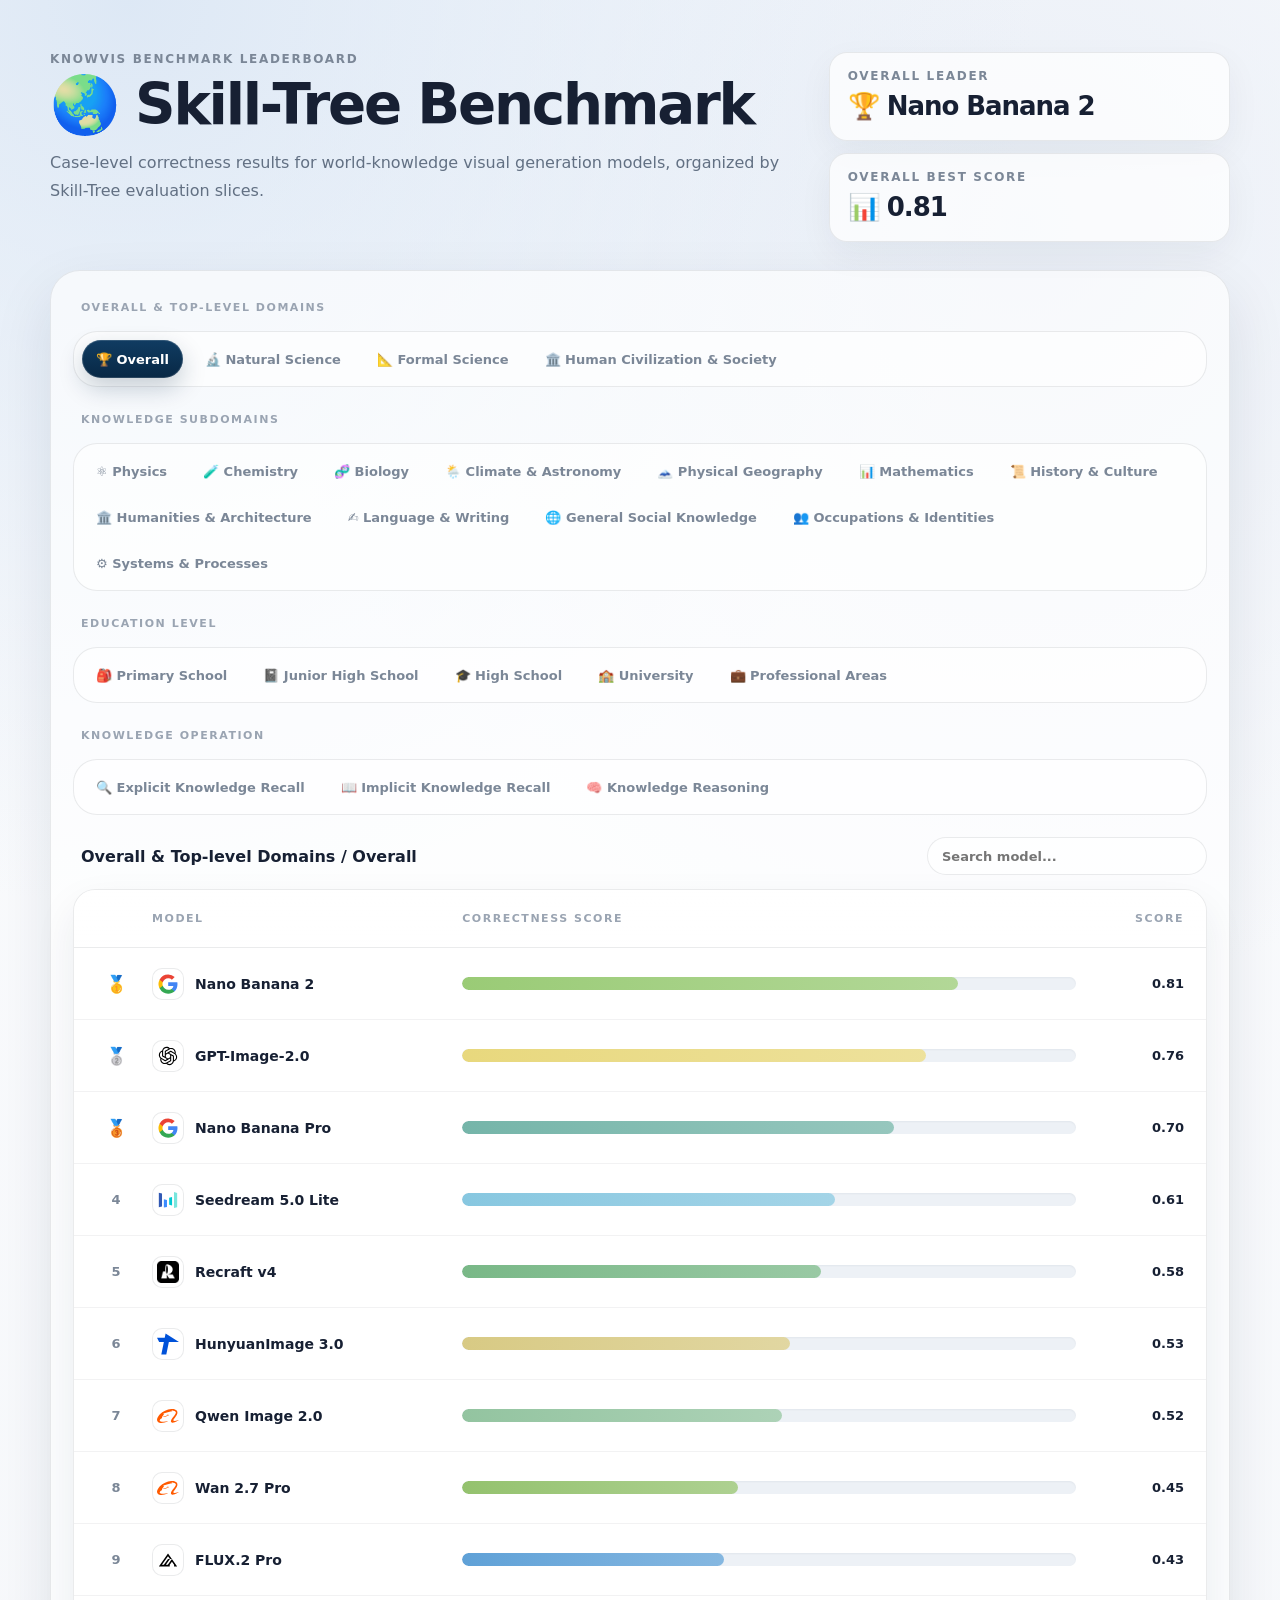
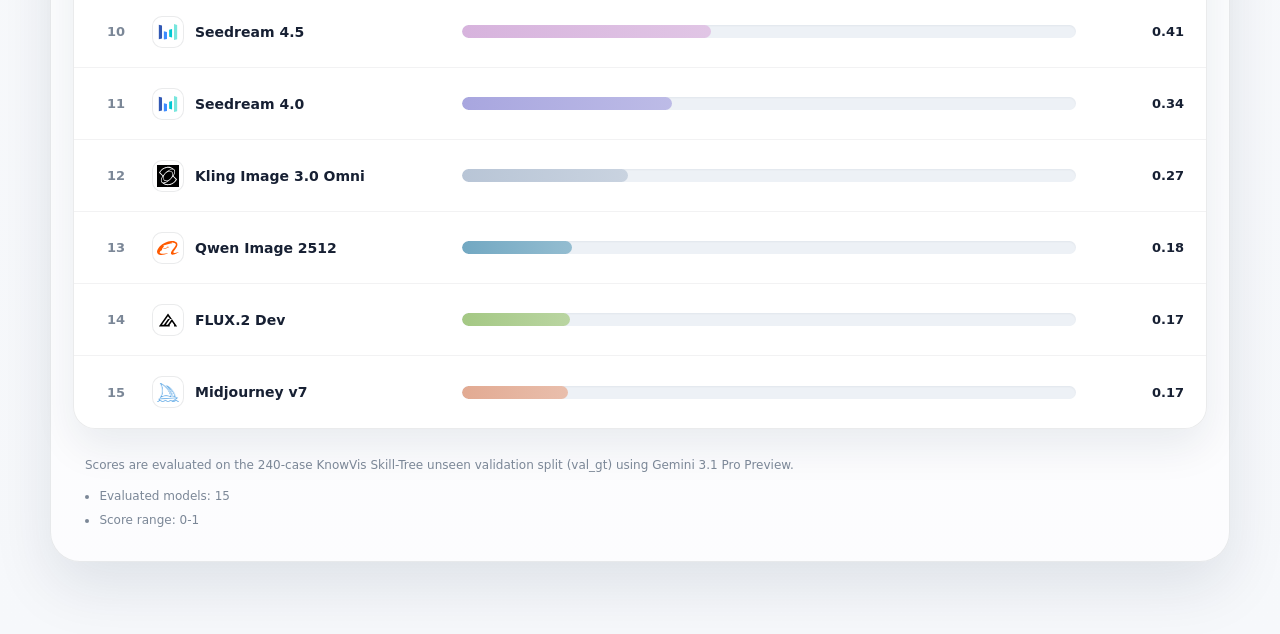
<file: leaderboard/index.html>
<!doctype html>
<html lang="en">
<head>
  <meta charset="utf-8" />
  <meta name="viewport" content="width=device-width, initial-scale=1" />
  <title>KnowVis Benchmark Leaderboard</title>
  <meta name="description" content="Case-level correctness results for world-knowledge visual generation models on the KnowVis Skill-Tree Benchmark." />

  <style>
    :root {
      --bg: #f6f8fb;
      --card: rgba(255, 255, 255, 0.92);
      --surface: rgba(255, 255, 255, 0.72);
      --surface-muted: rgba(255, 255, 255, 0.62);
      --text: #172033;
      --text-soft: #627083;
      --muted: #7b8797;
      --label: #9aa4b2;
      --line: rgba(23, 32, 51, 0.09);
      --line-soft: rgba(23, 32, 51, 0.055);
      --track: #edf1f6;
      --primary: #082845;
      --primary-2: #103c62;
      --primary-tint: rgba(8, 40, 69, 0.05);
      --danger: #b42318;
      --shadow-sm: 0 12px 34px rgba(15, 35, 62, 0.05);
      --shadow-md: 0 18px 42px rgba(18, 39, 70, 0.08);
      --shadow: 0 24px 60px rgba(13, 31, 58, 0.10);
      --shadow-tab-active: inset 0 0 0 1px rgba(255, 255, 255, 0.14), 0 10px 24px rgba(8, 40, 69, 0.22);
      --radius: 22px;
      --radius-sm: 18px;
      --radius-pill: 999px;
      --tracking-tight: -0.04em;
      --tracking-caps: 0.14em;
      --focus-ring: 0 0 0 4px rgba(8, 40, 69, 0.06);
    }

    * { box-sizing: border-box; }

    body {
      margin: 0;
      min-height: 100vh;
      color: var(--text);
      font-family: Inter, ui-sans-serif, system-ui, -apple-system, BlinkMacSystemFont, "Segoe UI", Arial, "PingFang SC", "Hiragino Sans GB", "Microsoft YaHei", sans-serif;
      background:
        radial-gradient(circle at 10% 0%, rgba(218, 230, 244, 0.90), transparent 36%),
        radial-gradient(circle at 80% 10%, rgba(233, 238, 246, 0.95), transparent 34%),
        linear-gradient(180deg, #fbfcfe 0%, var(--bg) 100%);
    }

    .page {
      width: min(1180px, calc(100vw - 40px));
      margin: 0 auto;
      padding: 52px 0 72px;
    }

    .hero {
      display: grid;
      grid-template-columns: minmax(0, 1fr) minmax(260px, 34%);
      gap: 28px;
      align-items: start;
      margin-bottom: 28px;
    }

    .eyebrow {
      margin: 0 0 10px;
      color: var(--muted);
      font-size: 12px;
      font-weight: 800;
      letter-spacing: var(--tracking-caps);
      text-transform: uppercase;
    }

    h1 {
      margin: 0;
      font-size: clamp(32px, 4.4vw, 58px);
      line-height: 1.02;
      letter-spacing: var(--tracking-tight);
    }

    .subtitle {
      max-width: 780px;
      margin: 16px 0 0;
      color: var(--text-soft);
      font-size: 16px;
      line-height: 1.75;
    }

    .summary-grid {
      display: grid;
      grid-template-columns: 1fr;
      gap: 12px;
    }

    .summary-card {
      display: flex;
      flex-direction: column;
      gap: 8px;
      min-width: 0;
      padding: 16px 18px 18px;
      border: 1px solid var(--line);
      border-radius: var(--radius-sm);
      background: var(--surface);
      box-shadow: var(--shadow-sm);
    }

    .summary-card span {
      color: var(--muted);
      font-size: 12px;
      font-weight: 700;
      letter-spacing: var(--tracking-caps);
      text-transform: uppercase;
    }

    .summary-card strong {
      font-size: clamp(18px, 2.2vw, 26px);
      line-height: 1.2;
      letter-spacing: var(--tracking-tight);
      word-break: break-word;
    }

    .leaderboard-section {
      padding: 22px;
      border: 1px solid var(--line);
      border-radius: calc(var(--radius) + 8px);
      background: var(--surface-muted);
      box-shadow: var(--shadow);
    }

    .tabs-wrap {
      display: grid;
      gap: 18px;
      margin-bottom: 22px;
    }

    .tab-group-label {
      margin: 0 0 9px;
      color: var(--label);
      padding: 8px;
      font-size: 11px;
      font-weight: 900;
      letter-spacing: var(--tracking-caps);
      text-transform: uppercase;
    }

    .tabs {
      display: flex;
      flex-wrap: wrap;
      gap: 8px;
      align-items: center;
      padding: 8px;
      border: 1px solid var(--line);
      border-radius: calc(var(--radius) + 2px);
      background: var(--surface-muted);
    }

    .tab-button {
      min-height: 38px;
      padding: 0 14px;
      border: 0;
      border-radius: var(--radius-pill);
      background: transparent;
      color: var(--muted);
      cursor: pointer;
      font: inherit;
      font-size: 13px;
      font-weight: 800;
      white-space: nowrap;
      transition: color 220ms ease, transform 220ms ease, background 220ms ease, box-shadow 220ms ease;
    }

    .tab-button:hover {
      transform: translateY(-1px);
      color: var(--text);
      background: var(--primary-tint);
    }

    .tab-button.active {
      color: #fff;
      background: linear-gradient(180deg, var(--primary-2), var(--primary));
      box-shadow: var(--shadow-tab-active);
    }

    .toolbar {
      display: flex;
      justify-content: space-between;
      gap: 14px;
      align-items: center;
      margin: 0 0 14px;
      flex-wrap: wrap;
    }

    .slice-title {
      margin: 0;
      padding: 8px;
      font-size: 16px;
      font-weight: 900;
    }

    .search-box {
      width: min(280px, 100%);
      height: 38px;
      border: 1px solid var(--line);
      border-radius: var(--radius-pill);
      padding: 0 14px;
      background: var(--surface);
      color: var(--text);
      outline: none;
      font: inherit;
      font-size: 13px;
      font-weight: 700;
    }

    .search-box:focus {
      border-color: rgba(8, 40, 69, 0.28);
      box-shadow: var(--focus-ring);
    }

    .table-card {
      overflow: hidden;
      border: 1px solid var(--line);
      border-radius: var(--radius);
      background: var(--card);
      box-shadow: var(--shadow-md);
    }

    .table-head,
    .row {
      display: grid;
      grid-template-columns: 40px minmax(220px, 1.15fr) minmax(320px, 2.4fr) 92px;
      gap: 16px;
      align-items: center;
    }

    .table-head {
      min-height: 58px;
      padding: 0 22px;
      color: var(--label);
      font-size: 11px;
      font-weight: 900;
      letter-spacing: var(--tracking-caps);
      text-transform: uppercase;
      border-bottom: 1px solid var(--line);
      background: linear-gradient(180deg, var(--surface), color-mix(in srgb, var(--surface) 60%, transparent));
    }

    .table-head > div:last-child {
      text-align: right;
    }

    .leaderboard-body {
      min-height: 560px;
      position: relative;
    }

    .leaderboard-body.fade-out .row {
      opacity: 0;
      transform: translateY(8px);
    }

    .row {
      min-height: 72px;
      padding: 0 22px;
      border-bottom: 1px solid var(--line-soft);
      transition: opacity 240ms ease, transform 240ms ease, background 180ms ease;
      opacity: 1;
      animation: rowIn 420ms both cubic-bezier(.22,.61,.36,1);
    }

    .row:hover { background: var(--surface-muted); }
    .row:last-child { border-bottom: 0; }

    @keyframes rowIn {
      from { opacity: 0; transform: translateY(12px); }
      to { opacity: 1; transform: translateY(0); }
    }

    .rank {
      display: flex;
      align-items: center;
      justify-content: center;
      color: var(--muted);
      font-size: 13px;
      font-weight: 900;
    }

    .medal { font-size: 17px; }

    .model {
      display: flex;
      align-items: center;
      gap: 11px;
      min-width: 0;
    }

    .logo {
      display: grid;
      place-items: center;
      flex: 0 0 32px;
      width: 32px;
      height: 32px;
      overflow: hidden;
      border: 1px solid var(--line);
      border-radius: 10px;
      background: #fff;
    }

    .logo img {
      width: 100%;
      height: 100%;
      object-fit: contain;
      padding: 4px;
    }

    .logo-emoji {
      font-size: 17px;
      line-height: 1;
    }

    .model-name {
      overflow: hidden;
      text-overflow: ellipsis;
      white-space: nowrap;
      font-size: 14px;
      font-weight: 850;
    }

    .bar-track {
      position: relative;
      height: 13px;
      overflow: hidden;
      border-radius: var(--radius-pill);
      background: var(--track);
      box-shadow: inset 0 1px 2px rgba(10, 31, 58, 0.05);
    }

    .bar {
      position: absolute;
      left: 0;
      top: 0;
      bottom: 0;
      width: 0;
      border-radius: var(--radius-pill);
      background: linear-gradient(90deg, var(--row-color), color-mix(in srgb, var(--row-color) 76%, #ffffff));
      transition: width 780ms cubic-bezier(.22,.61,.36,1);
    }

    .score {
      color: var(--text);
      font-size: 13px;
      font-weight: 900;
      text-align: right;
      font-variant-numeric: tabular-nums;
    }

    .footer-note,
    .error-message {
      padding: 8px;
      margin: 18px 4px 0;
      color: var(--muted);
      font-size: 12px;
      line-height: 1.7;
    }

    .footer-note ul {
      margin: 10px 0 0;
      padding-left: 1.2em;
    }

    .footer-note li + li {
      margin-top: 4px;
    }

    .error-message {
      display: none;
      color: var(--danger);
      font-weight: 800;
    }

    .empty-state {
      display: grid;
      place-items: center;
      min-height: 260px;
      color: var(--muted);
      font-size: 14px;
      font-weight: 800;
    }

    @media (max-width: 860px) {
      .page { width: min(100vw - 24px, 760px); padding-top: 34px; }
      .hero { grid-template-columns: 1fr; }

      .summary-grid {
        grid-template-columns: repeat(2, minmax(0, 1fr));
      }

      .toolbar {
        flex-direction: column;
        align-items: stretch;
        flex-wrap: nowrap;
        gap: 10px;
      }

      .search-box {
        width: 100%;
      }

      .table-head { display: none; }
      .leaderboard-body { min-height: 0; }
      .row {
        grid-template-columns: 38px 1fr 70px;
        grid-template-areas:
          "rank model score"
          "rank bar bar";
        gap: 9px 12px;
        min-height: 92px;
        padding: 14px 14px;
      }
      .rank { grid-area: rank; }
      .model { grid-area: model; }
      .bar-track { grid-area: bar; }
      .score { grid-area: score; }
    }
  </style>
</head>
<body>
  <main class="page">
    <section class="hero">
      <div>
        <p class="eyebrow" id="eyebrow"></p>
        <h1 id="pageTitle"></h1>
        <p class="subtitle" id="pageSubtitle"></p>
      </div>
      <div class="summary-grid" aria-label="overall leader">
        <div class="summary-card"><span>Overall Leader</span><strong id="overallLeaderName">--</strong></div>
        <div class="summary-card"><span>Overall Best Score</span><strong id="overallLeaderScore">--</strong></div>
      </div>
    </section>

    <section class="leaderboard-section" aria-label="leaderboard">
      <div class="tabs-wrap" id="tabsWrap"></div>

      <div class="toolbar">
        <p class="slice-title" id="sliceTitle"></p>
        <input class="search-box" id="modelSearch" type="search" placeholder="Search model..." autocomplete="off" />
      </div>

      <div class="table-card">
        <div class="table-head">
          <div></div>
          <div>Model</div>
          <div>Correctness Score</div>
          <div>Score</div>
        </div>
        <div class="leaderboard-body" id="leaderboardBody" aria-live="polite">
          <div class="empty-state"></div>
        </div>
      </div>

      <p class="error-message" id="errorMessage"></p>
      <div class="footer-note" id="footerNote"></div>
    </section>
  </main>

  <script>
    const DATA_URL = '../docs/data/skill-tree.json';

    const DEFAULT_COLORS = [
      '#9acb76', '#75b5a9', '#e8d87d', '#5fa1d7', '#a4c884',
      '#79b887', '#93c4a0', '#72a8c2', '#94c26e', '#d8ca84',
      '#e2aa92', '#a8a6df', '#d7b3dd', '#87c7e0', '#b8c5d6'
    ];

    let appData = null;
    let models = [];
    let sliceGroups = {};
    let state = {
      groupKey: null,
      sliceKey: null,
      searchText: ''
    };

    const tabsWrap = document.getElementById('tabsWrap');
    const body = document.getElementById('leaderboardBody');
    const searchInput = document.getElementById('modelSearch');
    const errorMessage = document.getElementById('errorMessage');

    async function loadData() {
      const response = await fetch(DATA_URL, { cache: 'no-store' });
      if (!response.ok) {
        throw new Error(`Failed to load ${DATA_URL}. HTTP status: ${response.status}`);
      }
      return response.json();
    }

    function validateData(data) {
      if (!data || !Array.isArray(data.models) || data.models.length === 0) {
        throw new Error('skill-tree.json 缺少 models 数组，或 models 为空。');
      }
      if (!data.sliceGroups || typeof data.sliceGroups !== 'object') {
        throw new Error('skill-tree.json 缺少 sliceGroups 对象。');
      }

      const modelCount = data.models.length;
      Object.entries(data.sliceGroups).forEach(([groupKey, group]) => {
        if (!Array.isArray(group.slices)) {
          throw new Error(`sliceGroups.${groupKey}.slices 必须是数组。`);
        }
        group.slices.forEach(slice => {
          if (!slice.label) {
            throw new Error(`Slice「${slice.key}」缺少 label 字段。`);
          }
          if (!Array.isArray(slice.values) || slice.values.length !== modelCount) {
            throw new Error(`Slice「${slice.label}」的 values 长度必须与 models 数量一致。`);
          }
        });
      });
    }

    function sliceTabLabel(slice) {
      return slice.emoji ? `${slice.emoji} ${slice.label}` : slice.label;
    }

    function initPageMeta(data) {
      const meta = data.meta || {};

      if (meta.title) {
        document.title = meta.title;
        document.getElementById('pageTitle').textContent = meta.title;
      }
      if (meta.eyebrow) {
        document.getElementById('eyebrow').textContent = meta.eyebrow;
      }
      if (meta.subtitle) {
        document.getElementById('pageSubtitle').innerHTML = meta.subtitle;
      }
      if (meta.description) {
        document.querySelector('meta[name="description"]').setAttribute('content', meta.description);
      }
      renderFooterNote(data);
    }

    function renderFooterNote(data) {
      const meta = data.meta || {};
      const parts = [];
      if (meta.footerNote) parts.push(meta.footerNote);

      const stats = [];
      if (models.length) stats.push(`Evaluated models: ${models.length}`);
      if (meta.scoreRange) stats.push(`Score range: ${meta.scoreRange}`);
      if (stats.length) {
        const items = stats.map(item => `<li>${safeText(item)}</li>`).join('');
        parts.push(`<ul>${items}</ul>`);
      }

      document.getElementById('footerNote').innerHTML = parts.join('');
    }

    function getOverallSlice() {
      for (const group of Object.values(sliceGroups)) {
        const slice = group.slices?.find(item => item.key === 'all');
        if (slice) return slice;
      }
      return null;
    }

    function renderOverallLeader() {
      const slice = getOverallSlice();
      const leader = slice ? rowsFromValues(slice.values)[0] : null;
      const nameEl = document.getElementById('overallLeaderName');
      const scoreEl = document.getElementById('overallLeaderScore');

      if (!leader) {
        nameEl.textContent = '--';
        nameEl.title = '';
        scoreEl.textContent = '--';
        return;
      }

      nameEl.textContent = `🏆 ${leader.name}`;
      nameEl.title = leader.name;
      scoreEl.textContent = `📊 ${leader.score.toFixed(2)}`;
    }

    function getOrderedGroupKeys() {
      return Object.entries(sliceGroups)
        .sort((a, b) => (a[1].order ?? 999) - (b[1].order ?? 999))
        .map(([key]) => key);
    }

    function getActiveGroup() {
      return sliceGroups[state.groupKey];
    }

    function getActiveSlice() {
      const group = getActiveGroup();
      if (!group) return null;
      return group.slices.find(item => item.key === state.sliceKey) || group.slices[0];
    }

    function rowsFromValues(values) {
      return models.map((model, i) => ({
        ...model,
        score: Number(values[i]),
        color: model.color || DEFAULT_COLORS[i % DEFAULT_COLORS.length]
      })).sort((a, b) => b.score - a.score || a.name.localeCompare(b.name));
    }

    function medal(rank) {
      if (rank === 1) return '<span class="medal">🥇</span>';
      if (rank === 2) return '<span class="medal">🥈</span>';
      if (rank === 3) return '<span class="medal">🥉</span>';
      return rank;
    }

    function safeText(value) {
      return String(value ?? '')
        .replaceAll('&', '&amp;')
        .replaceAll('<', '&lt;')
        .replaceAll('>', '&gt;')
        .replaceAll('"', '&quot;')
        .replaceAll("'", '&#039;');
    }

    function renderModelLogo(row) {
      if (row.logoEmoji) {
        return `<div class="logo logo-emoji" aria-hidden="true">${safeText(row.logoEmoji)}</div>`;
      }
      if (row.logo) {
        const src = encodeURI(/^(?:https?:|\/|\.\.\/)/.test(row.logo) ? row.logo : '../docs/' + row.logo);
        return `<div class="logo"><img src="${safeText(src)}" alt="" loading="lazy" decoding="async" /></div>`;
      }
      return `<div class="logo logo-emoji">${safeText(row.name.slice(0, 2).toUpperCase())}</div>`;
    }

    function renderTabs() {
      tabsWrap.innerHTML = '';

      getOrderedGroupKeys().forEach(groupKey => {
        const group = sliceGroups[groupKey];
        const block = document.createElement('div');
        const label = document.createElement('p');
        const tabs = document.createElement('div');

        label.className = 'tab-group-label';
        label.textContent = group.label || groupKey;
        tabs.className = 'tabs';
        tabs.setAttribute('role', 'tablist');
        tabs.setAttribute('aria-label', group.label || groupKey);

        group.slices.forEach(slice => {
          const button = document.createElement('button');
          button.className = 'tab-button';
          button.type = 'button';
          button.role = 'tab';
          button.textContent = sliceTabLabel(slice);
          button.dataset.groupKey = groupKey;
          button.dataset.sliceKey = slice.key;
          button.addEventListener('click', () => {
            state.groupKey = groupKey;
            state.sliceKey = slice.key;
            updateTabs();
            renderRows();
          });
          tabs.appendChild(button);
        });

        block.appendChild(label);
        block.appendChild(tabs);
        tabsWrap.appendChild(block);
      });
    }

    function updateTabs() {
      document.querySelectorAll('.tab-button').forEach(btn => {
        const active = btn.dataset.groupKey === state.groupKey && btn.dataset.sliceKey === state.sliceKey;
        btn.classList.toggle('active', active);
        btn.setAttribute('aria-selected', active ? 'true' : 'false');
      });
    }

    function renderRows() {
      const activeSlice = getActiveSlice();
      if (!activeSlice) return;

      const query = state.searchText.trim().toLowerCase();
      const allRows = rowsFromValues(activeSlice.values);
      const rows = query
        ? allRows.filter(row => row.name.toLowerCase().includes(query) || String(row.key || '').toLowerCase().includes(query))
        : allRows;

      document.getElementById('sliceTitle').textContent = `${getActiveGroup().label || state.groupKey} / ${activeSlice.label}`;

      body.classList.add('fade-out');
      window.setTimeout(() => {
        if (rows.length === 0) {
          body.innerHTML = '<div class="empty-state">No matched models.</div>';
          body.classList.remove('fade-out');
          return;
        }

        body.innerHTML = rows.map((row, index) => {
          const rank = allRows.findIndex(item => item.key === row.key) + 1;
          const displayRank = rank || index + 1;
          return `
            <div class="row" style="--row-color: ${safeText(row.color)}; animation-delay: ${index * 34}ms">
              <div class="rank">${medal(displayRank)}</div>
              <div class="model" title="${safeText(row.name)}">
                ${renderModelLogo(row)}
                <div class="model-name">${safeText(row.name)}</div>
              </div>
              <div class="bar-track" aria-label="${safeText(row.name)} correctness score ${row.score}">
                <div class="bar" data-width="${Math.max(0, Math.min(100, row.score * 100))}"></div>
              </div>
              <div class="score">${row.score.toFixed(2)}</div>
            </div>
          `;
        }).join('');

        body.classList.remove('fade-out');
        requestAnimationFrame(() => {
          document.querySelectorAll('.bar').forEach(el => {
            el.style.width = `${el.dataset.width}%`;
          });
        });
      }, 150);
    }

    function showError(err) {
      console.error(err);
      body.innerHTML = '<div class="empty-state">Failed to load leaderboard data.</div>';
      errorMessage.style.display = 'block';
      errorMessage.textContent = `${err.message} 请确认文件存在：../docs/data/skill-tree.json，并在仓库根目录通过 HTTP 服务访问 leaderboard/index.html。不要直接双击打开。`;
    }

    async function init() {
      try {
        appData = await loadData();
        validateData(appData);

        models = appData.models;
        sliceGroups = appData.sliceGroups;
        initPageMeta(appData);
        renderOverallLeader();

        const firstGroupKey = getOrderedGroupKeys()[0];
        state.groupKey = firstGroupKey;
        state.sliceKey = sliceGroups[firstGroupKey].slices[0].key;

        renderTabs();
        updateTabs();
        renderRows();
      } catch (err) {
        showError(err);
      }
    }

    searchInput.addEventListener('input', event => {
      state.searchText = event.target.value;
      renderRows();
    });

    init();
  </script>
</body>
</html>
</file>
<file: docs/styles.css>
:root{--bg:#f6f8fb;--card:rgba(255,255,255,.92);--text:#172033;--text-soft:#627083;--muted:#7b8797;--line:rgba(23,32,51,.10);--primary:#082845;--primary-2:#103c62;--teal:#397f77;--teal-light:#e5f2ee;--violet:#7564a0;--track:#edf1f6;--shadow:0 24px 60px rgba(13,31,58,.08);--radius:22px;--shell:1180px}
*{box-sizing:border-box}html{scroll-behavior:smooth;scroll-padding-top:94px}body{margin:0;background:#fbfcfe;color:var(--text);font-family:Inter,ui-sans-serif,system-ui,-apple-system,BlinkMacSystemFont,"Segoe UI",Arial,sans-serif;-webkit-font-smoothing:antialiased;line-height:1.65;overflow-x:hidden}body:has(dialog[open]){overflow:hidden}a{color:inherit;text-decoration:none}button,input,select{font:inherit}button,a,input,select,summary{-webkit-tap-highlight-color:transparent}button{cursor:pointer}img{max-width:100%;display:block}h1,h2,h3,p,figure{margin:0}h2{font-size:clamp(32px,4.25vw,51px);letter-spacing:-.045em;line-height:1.13;font-weight:650}h3{font-size:21px;letter-spacing:-.025em;line-height:1.3;font-weight:650}p{color:var(--text-soft)}sup{font-size:.65em}button:focus-visible,a:focus-visible,input:focus-visible,select:focus-visible,summary:focus-visible{outline:3px solid #6b9bc1;outline-offset:5px}.section-shell{width:min(var(--shell),calc(100% - 64px));margin:auto}.paper-section{padding-top:104px;padding-bottom:104px;scroll-margin-top:16px}.tinted-section{background:linear-gradient(180deg,#f2f5fa,#f7f9fc);border-block:1px solid var(--line)}.section-heading{max-width:780px;margin-bottom:44px}.section-heading>p:last-child{font-size:18px;line-height:1.75;margin-top:22px;max-width:720px}.section-kicker,.eyebrow,.small-label{font-size:11px;line-height:1.5;font-weight:750;letter-spacing:.14em;text-transform:uppercase;color:var(--muted)}.section-kicker{margin-bottom:16px}.status-dot{width:7px;height:7px;border-radius:50%;background:var(--teal);box-shadow:0 0 0 4px #e4f0ed;display:inline-block;margin-right:9px}.sr-only,.skip-link:not(:focus){position:absolute;width:1px;height:1px;margin:-1px;padding:0;overflow:hidden;clip-path:inset(50%);white-space:nowrap}.skip-link:focus{position:fixed;z-index:1000;top:12px;left:12px;background:white;padding:12px}.site-header{position:sticky;top:0;z-index:30;background:rgba(250,252,255,.87);border-bottom:1px solid var(--line);backdrop-filter:blur(18px)}.nav-shell{width:min(var(--shell),calc(100% - 64px));margin:auto;display:flex;height:76px;align-items:center;gap:32px}.wordmark{display:flex;align-items:center;gap:10px;font-size:21px;font-weight:750;letter-spacing:-.04em}.site-nav{margin-left:auto;display:flex;align-items:center;gap:24px;font-size:12px;font-weight:650;color:var(--text-soft)}.site-nav a{position:relative;padding:8px 0;transition:color .2s}.site-nav a:hover,.site-nav a.active{color:var(--primary)}.site-nav a.active:after{content:"";position:absolute;bottom:0;left:0;right:0;height:2px;background:var(--primary)}.nav-paper{font-size:12px;font-weight:700;border:1px solid var(--line);border-radius:30px;padding:9px 16px;background:#fff}.nav-paper span{margin-left:8px}.menu-toggle{display:none}.hero{display:grid;grid-template-columns:1.16fr 1fr;gap:62px;align-items:center;padding-block:78px 64px}.hero-copy>.eyebrow{margin-bottom:20px}.title-brand{display:block;font-size:clamp(64px,8vw,105px);font-weight:720;letter-spacing:-.075em;line-height:1.05;color:var(--primary)}.brand-dot{color:#70a89e}.title-subject{display:block;margin-top:23px;max-width:650px;font-size:clamp(25px,2.55vw,34px);line-height:1.27;letter-spacing:-.04em;font-weight:580}.hero-lede{font-size:16px;line-height:1.8;margin:26px 0}.authors{font-size:13px;line-height:1.8;color:var(--text)}.affiliations{font-size:13px;color:var(--text);margin-top:8px;font-weight:650}.contribution-note{font-size:11px;font-weight:400;color:var(--text-soft);margin-top:2px}.hero-actions{display:flex;flex-wrap:wrap;align-items:center;gap:10px;margin-top:28px}.button{display:inline-flex;align-items:center;justify-content:center;gap:19px;min-height:44px;padding:10px 20px;border:1px solid var(--primary);border-radius:40px;color:#fff;background:var(--primary);font-size:13px;font-weight:650;transition:transform .2s,box-shadow .2s}.button:hover{transform:translateY(-2px);box-shadow:0 8px 20px #08284525}.button-secondary{background:#fff;color:var(--primary);border-color:#dce2ea}.text-link{font-size:13px;font-weight:700;color:var(--primary);text-decoration:underline;text-decoration-color:#b4c3d0;text-underline-offset:5px}.hero-actions .text-link{margin-left:6px}.hero-visual{border:1px solid var(--line);padding:17px;border-radius:28px;box-shadow:var(--shadow);background:#fff;transform:rotate(1.1deg);position:relative}.hero-visual:before{content:"";position:absolute;z-index:-1;inset:-22px;background:radial-gradient(ellipse,#dbe6f2aa,transparent 70%);border-radius:50%}.visual-topline{display:flex;justify-content:space-between;align-items:center;margin:0 3px 14px;gap:8px}.tiny-tag{font-size:10px;font-weight:600;color:var(--text-soft);background:#f1f4f8;padding:4px 9px;border-radius:20px}.hero-case{position:relative;overflow:hidden;border-radius:15px}.hero-case>img{aspect-ratio:1.1;width:100%;height:auto;object-fit:cover}.hero-case figcaption{position:absolute;inset:auto 10px 10px;padding:12px 16px;border-radius:10px;background:rgba(255,255,255,.94);backdrop-filter:blur(8px);font-size:12px;line-height:1.5;color:var(--primary)}.clock-focus{position:absolute;left:23%;top:22%;width:53%;height:48%;opacity:.8}.clock-focus span{position:absolute;width:17px;height:17px;border:2px solid #fff}.clock-focus span:nth-child(1){left:0;top:0;border-right:0;border-bottom:0}.clock-focus span:nth-child(2){right:0;top:0;border-left:0;border-bottom:0}.clock-focus span:nth-child(3){left:0;bottom:0;border-right:0;border-top:0}.clock-focus span:nth-child(4){right:0;bottom:0;border-left:0;border-top:0}.hero-verdict{display:flex;justify-content:space-between;gap:8px;padding:16px 3px 12px;font-size:11px;font-weight:650}.hero-verdict span{display:flex;align-items:center;gap:5px}.check-mark,.cross-mark{display:inline-grid;place-items:center;width:20px;height:20px;border-radius:50%;font-style:normal;background:#e6f3ec;color:#267348;font-size:12px}.cross-mark{background:#fbe9e5;color:#ad493c}.visual-footer{font-size:10px;color:var(--text-soft);display:flex;justify-content:space-between;gap:12px;border-top:1px solid var(--line);padding:11px 3px 0}.stat-strip{display:grid;grid-template-columns:repeat(4,1fr);padding:30px 0;border-block:1px solid var(--line)}.stat-strip>div{padding:0 30px;border-right:1px solid var(--line)}.stat-strip>div:first-child{padding-left:0}.stat-strip>div:last-child{border:0}.stat-strip strong{display:block;font-size:31px;line-height:1.2;color:var(--primary);letter-spacing:-.04em}.stat-strip span{display:block;font-size:12px;margin-top:9px;color:var(--text-soft)}.motivation-grid{display:grid;grid-template-columns:repeat(3,1fr);gap:36px;margin:0 0 65px}.line-icon{display:block;color:#7f9cb4;font-size:12px;letter-spacing:.12em;margin-bottom:16px;border-top:1px solid var(--line);padding-top:15px}.motivation-grid p{font-size:14px;margin-top:13px;line-height:1.85}.gallery-heading{display:flex;align-items:end;justify-content:space-between;gap:20px;margin-bottom:22px}.gallery-heading h3{font-size:20px}.gallery-heading p{font-size:12px}.example-gallery{display:grid;grid-template-columns:repeat(6,1fr);gap:14px}.example-card{display:block;border:0;padding:0;background:transparent;text-align:left;color:var(--text)}.example-image{border-radius:15px;overflow:hidden;aspect-ratio:1;background:#edf1f6;border:1px solid var(--line)}.example-image img{width:100%;height:100%;object-fit:cover;transition:transform .4s}.example-card:hover img{transform:scale(1.035)}.example-card strong{display:block;font-size:11px;margin-top:12px;line-height:1.45}.example-card span{display:block;font-size:10px;color:var(--text-soft);margin-top:3px}.figure-note{font-size:11px;line-height:1.7;margin-top:15px;color:var(--muted)}.benchmark-pair{display:grid;grid-template-columns:1fr 1fr;gap:24px}.benchmark-panel{padding:28px 32px;background:#fff;border-radius:var(--radius);border:1px solid var(--line);position:relative;overflow:hidden}.panel-topline{display:flex;justify-content:space-between;align-items:center;margin-bottom:25px}.pill{font-size:11px;letter-spacing:.04em;padding:6px 12px;background:#eaf1f8;color:#365c82;border-radius:30px;font-weight:700}.generalized .pill{color:#376f65;background:var(--teal-light)}.panel-index{font-size:34px;color:#d2dde8;line-height:1;font-weight:700;letter-spacing:-.04em}.benchmark-panel h3{font-size:25px}.large-stat{font-size:52px;line-height:1.2;letter-spacing:-.06em;color:var(--primary);font-weight:650;margin:14px 0 8px}.large-stat span{font-size:15px;font-weight:400;letter-spacing:0;color:var(--text-soft);margin-left:6px}.benchmark-panel p{font-size:14px;max-width:460px}.benchmark-panel ul{padding-left:18px;margin:14px 0 20px;font-size:13px;line-height:1.85;color:var(--text-soft)}.panel-example{border-top:1px solid var(--line);padding-top:20px}.panel-example span{font-size:10px;color:var(--muted);text-transform:uppercase;letter-spacing:.12em;font-weight:750}.panel-example p{margin-top:6px;color:var(--text);font-size:13px}.taxonomy-band{display:grid;grid-template-columns:1fr 2.2fr;align-items:center;gap:40px;padding:44px 0;border-bottom:1px solid var(--line)}.taxonomy-band h3{font-size:25px}.taxonomy-path{list-style:none;display:grid;grid-template-columns:repeat(4,1fr);padding:0;margin:0;gap:18px}.taxonomy-path li{position:relative;border-top:2px solid #b7ccdd;padding-top:16px}.taxonomy-path li:before{content:"";width:8px;height:8px;border-radius:50%;background:#47759a;position:absolute;top:-5px;left:0}.taxonomy-path li:last-child:before{background:var(--teal)}.taxonomy-path li:last-child{border-color:#9ec8bc}.taxonomy-path span{display:block;font-size:10px;color:var(--muted);margin-bottom:9px}.taxonomy-path strong{font-size:13px;line-height:1.5;display:block}.construction-note{display:grid;grid-template-columns:1fr 2.2fr;gap:40px;padding:36px 0}.construction-note p{font-size:14px;line-height:1.85}.figure-card{padding:16px;border:1px solid var(--line);border-radius:var(--radius);background:#fff;overflow:hidden}.figure-card figcaption{font-size:11px;color:var(--text-soft);line-height:1.7;margin:12px 9px 3px}.image-expand{display:block;border:0;padding:0;width:100%;background:transparent;position:relative;cursor:zoom-in;border-radius:10px;overflow:hidden}.image-expand img{width:100%;height:auto}.expand-label{position:absolute;bottom:9px;right:9px;font-size:10px;padding:5px 10px;background:#fffffff0;border:1px solid var(--line);border-radius:20px;opacity:0;transition:opacity .2s}.image-expand:hover .expand-label,.image-expand:focus-visible .expand-label{opacity:1}.protocol-flow{display:flex;align-items:center;justify-content:space-between;gap:15px;margin:0 0 28px;font-size:13px;font-weight:650}.protocol-flow span{background:#f0f4f9;padding:11px 17px;border:1px solid var(--line);border-radius:12px}.protocol-flow i{font-style:normal;color:#93a8ba}.inspector{border:1px solid var(--line);border-radius:var(--radius);overflow:hidden;background:#fff;box-shadow:var(--shadow)}.inspector-top{display:flex;justify-content:space-between;align-items:center;gap:20px;padding:23px 28px;border-bottom:1px solid var(--line)}.inspector-top h3{font-size:18px}.segmented{display:flex;flex-wrap:wrap;gap:4px;background:#edf1f6;padding:4px;border-radius:30px}.segmented button{border:0;border-radius:25px;padding:8px 13px;background:transparent;color:var(--text-soft);font-size:11px;font-weight:650;transition:background .2s,color .2s}.segmented button[aria-pressed="true"]{background:var(--primary);color:white;box-shadow:0 4px 12px #08284520}.inspector-content{display:grid;grid-template-columns:1fr 1.2fr;gap:36px;padding:28px;align-items:start}.case-image{background:#f4f6f8;border-radius:15px;overflow:hidden}.case-image img{aspect-ratio:1;object-fit:contain}.case-category{font-size:10px;line-height:1.7;color:var(--teal);font-weight:600;margin-bottom:10px}.case-prompt{font-size:15px;font-weight:600;line-height:1.65;color:var(--primary);margin-bottom:18px}.checklist{max-height:375px;overflow:auto;scrollbar-width:thin;padding-right:5px}.check-row{border-top:1px solid var(--line)}.check-row summary{display:flex;gap:12px;align-items:start;padding:13px 0;list-style:none;font-size:12px;line-height:1.65;cursor:pointer}.check-row summary::-webkit-details-marker{display:none}.judgment{flex:none;font-size:9px;font-weight:750;border-radius:5px;padding:3px 6px;background:#e9f3ee;color:#35785b;min-width:40px;text-align:center;margin-top:2px}.judgment.fail{background:#faeae5;color:#a54c3c}.check-row summary:after{content:"+";margin-left:auto;flex:none;color:var(--muted)}.check-row[open] summary:after{content:"−"}.check-row .hint{padding:0 0 15px 52px;font-size:11px;line-height:1.75;color:var(--text-soft)}.check-component{display:block;font-size:9px;color:var(--muted);margin-top:5px;letter-spacing:.04em}.judge-types{display:grid;grid-template-columns:repeat(3,1fr);gap:35px;margin-top:40px}.type-label{font-size:10px;font-weight:750;letter-spacing:.08em;color:#345f87}.type-label.teal{color:var(--teal)}.type-label.violet{color:var(--violet)}.judge-types h3{font-size:19px;margin:9px 0 13px}.judge-types p{font-size:13px;line-height:1.9}.dimension-band{margin-top:40px;padding:28px;background:#f2f5f9;border-radius:var(--radius)}.dimension-band>h3{max-width:640px}.dimension-band>p{font-size:14px;line-height:1.85;margin-top:12px;max-width:970px}.dimension-band>p em{font-style:italic;color:var(--primary)}.dimension-grid{display:grid;grid-template-columns:repeat(3,1fr);gap:26px;margin-top:22px}.dimension-grid>div{border-top:2px solid #c3d4ce;padding-top:14px}.dimension-grid strong{font-size:13px;color:var(--primary)}.dimension-grid p{font-size:12px;line-height:1.8;margin-top:8px;max-width:none}.dimension-tags{display:flex;flex-wrap:wrap;gap:8px;margin-top:22px}.dimension-tags span{background:#fff;border:1px solid var(--line);border-radius:20px;padding:6px 12px;font-size:10px;color:var(--text-soft)}
@media(max-width:760px){.dimension-grid{grid-template-columns:1fr;gap:16px}}.dark-section{background:linear-gradient(140deg,#09263e,#102f49 60%,#193c54);color:#fff}.dark-section p{color:#bbcad7}.dark-section .section-kicker,.dark-section .small-label{color:#91b5c7}.reliability-headline{display:grid;grid-template-columns:1fr 1fr .9fr;gap:35px;padding-bottom:42px;border-bottom:1px solid #ffffff24}.reliability-headline>div>strong{font-size:70px;font-weight:580;letter-spacing:-.055em;line-height:1.15;color:#fff}.reliability-headline>div>strong>span{font-size:36px;color:#9dc9c0;margin-left:3px}.reliability-headline h3{font-size:17px;margin-top:16px}.reliability-headline>div>p{font-size:12px;margin-top:7px}.reliability-headline aside{border-left:1px solid #ffffff24;padding-left:30px}.reliability-headline aside p{font-size:12px;line-height:1.8;margin-top:10px}.reliability-headline aside strong{font-size:18px;font-weight:550;color:white}.validation-grid{display:grid;grid-template-columns:repeat(3,1fr);gap:38px;margin-top:38px}.validation-grid h3{font-size:20px;margin-bottom:13px}.validation-grid p{font-size:13px;line-height:1.85;min-height:76px}.validation-grid dl{margin:20px 0 0}.validation-grid dl div{display:flex;align-items:center;justify-content:space-between;gap:15px;padding:10px 0;border-top:1px solid #ffffff18}.validation-grid dt{font-size:11px;color:#b6c9d6}.validation-grid dd{margin:0;font-size:17px;letter-spacing:-.03em;color:#b7ddd3}.robustness-band{display:grid;grid-template-columns:1fr 1.35fr;gap:60px;margin-top:45px;padding-top:42px;border-top:1px solid #ffffff24}.robustness-band h3{font-size:24px}.robustness-band p{font-size:13px;line-height:1.85;margin-top:15px}.robustness-band .muted-note{font-size:11px;color:#96b1c3}.table-scroll{overflow-x:auto}.science-table{width:100%;border-collapse:collapse;font-size:12px;text-align:left}.science-table caption{text-align:left;font-size:11px;color:#b6c9d6;margin-bottom:16px}.science-table th,.science-table td{padding:14px 8px;border-bottom:1px solid #ffffff20}.science-table th{font-weight:500}.science-table thead th{font-size:10px;color:#9ab6c8;white-space:nowrap}.science-table td{font-variant-numeric:tabular-nums;color:#e8f3f2}.light-link{display:inline-block;color:#d4e8eb;margin-top:28px;text-decoration-color:#4c768c}.findings-grid{display:grid;grid-template-columns:1fr 1fr;gap:70px;align-items:center}.finding-number{display:block;font-size:12px;letter-spacing:.12em;color:var(--teal);margin-bottom:12px}.findings-grid .figure-card{border:0;padding:0}.findings-grid img{max-height:490px;object-fit:contain}.rewrite-panel{display:grid;grid-template-columns:1.2fr 1fr;gap:50px;align-items:center;margin-top:50px;border:1px solid var(--line);background:linear-gradient(120deg,#eff5f7,#f5f8fb);border-radius:var(--radius);padding:32px}.rewrite-panel h3{font-size:24px}.rewrite-panel p{font-size:13px;margin-top:13px;line-height:1.8}.rewrite-panel .figure-note{font-size:11px}.rewrite-results{display:grid;grid-template-columns:1fr auto 1fr;align-items:center;gap:16px;text-align:center}.rewrite-results span{font-size:10px;color:var(--text-soft)}.rewrite-results strong{display:block;font-size:51px;line-height:1.3;font-weight:600;letter-spacing:-.06em;color:var(--primary)}.rewrite-results strong small{font-size:23px}.rewrite-results>i{font-style:normal;color:#9aadb9;font-size:28px}.rewrite-results div:nth-of-type(2) strong{color:var(--teal)}.rewrite-results>p{grid-column:1/-1;font-weight:600;color:var(--teal);font-size:12px}.leaderboard-section{padding:28px;border:1px solid var(--line);border-radius:28px;background:rgba(255,255,255,.8);box-shadow:var(--shadow)}.leaderboard-top{display:flex;justify-content:space-between;align-items:center;gap:20px;margin-bottom:24px}.leaderboard-top h3{font-size:25px;margin-top:8px}.scope-control{display:flex;align-items:center;gap:12px}.scope-control label{font-size:10px;color:var(--muted)}select{border:1px solid #d7e0e8;background:#fff;border-radius:9px;font-size:11px;padding:8px 12px;color:var(--text);max-width:100%}.leaderboard-controls{display:flex;justify-content:space-between;align-items:center;gap:15px}.search-label input{border:1px solid var(--line);border-radius:30px;background:#fff;min-height:36px;width:210px;padding:8px 15px;font-size:11px;color:var(--text)}.slice-tabs{display:flex;flex-wrap:wrap;gap:7px;padding:18px 0}.slice-tabs button{border:1px solid var(--line);border-radius:30px;background:#fff;color:var(--text-soft);font-size:11px;padding:7px 12px;transition:background .2s,color .2s}.slice-tabs button[aria-pressed="true"]{color:var(--primary);border-color:#9eb4c8;background:#e9f0f7;font-weight:700}.board-context{font-size:11px;line-height:1.7;margin:0 0 16px}.ranking-table{border:1px solid var(--line);background:#fff;border-radius:16px;overflow:hidden}.ranking-head,.ranking-row{display:grid;grid-template-columns:48px minmax(170px,1fr) minmax(140px,1.3fr) 60px;align-items:center;gap:18px;padding:13px 20px}.ranking-head{font-size:10px;font-weight:650;color:var(--muted);background:#f8fafc;border-bottom:1px solid var(--line)}.ranking-row{font-size:12px;min-height:61px;border-bottom:1px solid #edf1f5;animation:row-in .3s both}.ranking-row:last-child{border-bottom:0}.ranking-row:hover{background:#f9fbfd}.rank{color:var(--muted);font-size:12px;font-variant-numeric:tabular-nums}.rank.top-rank{font-weight:750;color:var(--primary)}.model{display:flex;gap:12px;align-items:center;font-weight:650;line-height:1.4}.logo{display:grid;place-items:center;width:31px;height:31px;padding:5px;background:#fff;border:1px solid var(--line);border-radius:9px;flex:none}.logo img{width:100%;max-height:23px;object-fit:contain}.bar-track{height:13px;background:var(--track);border-radius:20px;overflow:hidden}.bar{height:100%;background:var(--row-color,#93bcbe);border-radius:20px;width:0;transition:width .65s cubic-bezier(.2,.7,.2,1)}.score{font-weight:700;font-size:13px;font-variant-numeric:tabular-nums;text-align:right}.board-footer{display:flex;justify-content:space-between;gap:20px;margin-top:20px;font-size:10px;color:var(--text-soft)}.board-footer a{white-space:nowrap;font-weight:650;color:var(--primary)}.empty-state{padding:45px 20px;text-align:center;color:var(--muted);font-size:13px}.resource-grid{display:grid;grid-template-columns:1fr 1fr;gap:24px}.resource-card{display:block;border:1px solid var(--line);border-radius:var(--radius);padding:30px;background:#fff;transition:transform .25s,box-shadow .25s}.resource-card:hover{transform:translateY(-4px);box-shadow:var(--shadow)}.resource-icon{float:right;font-size:23px;color:#789ab5}.resource-card h3{font-size:26px;margin-bottom:13px}.resource-card p{font-size:14px;line-height:1.8;max-width:450px}.resource-card>span:last-child{display:block;font-size:12px;font-weight:650;margin-top:28px;color:var(--primary)}.quickstart{display:grid;grid-template-columns:1fr 1.3fr;gap:50px;align-items:center;margin-top:40px}.quickstart h3{font-size:21px}.quickstart p{font-size:13px;line-height:1.85;margin:12px 0 18px}.code-card,.citation-block{background:#f1f4f8;border:1px solid var(--line);border-radius:16px;overflow:hidden}.code-topline,.citation-heading{display:flex;align-items:center;justify-content:space-between;padding:16px 22px;border-bottom:1px solid var(--line);gap:20px}.code-topline>span{font-size:11px;font-weight:650;color:var(--text-soft)}.copy-button{border:1px solid #ccd7e1;border-radius:8px;background:#fff;color:var(--primary);font-size:10px;font-weight:650;min-height:31px;padding:5px 12px}.copy-button:hover{background:#e7eef5}pre{margin:0;padding:24px;font:12px/1.85 ui-monospace,SFMono-Regular,Consolas,monospace;overflow:auto;color:#29455e;tab-size:2}code{font:inherit}.citation-block{margin-top:50px;scroll-margin-top:100px}.citation-heading h3{font-size:18px}.site-footer{border-top:1px solid var(--line);padding-block:30px 45px;display:grid;grid-template-columns:1fr auto 1fr;align-items:center;gap:25px}.site-footer .wordmark{font-size:18px;justify-self:start}.site-footer p,.site-footer>div{font-size:11px}.site-footer .footer-center{text-align:center}.site-footer>div{display:flex;gap:24px;justify-self:end}.lightbox{width:min(1200px,95vw);max-height:94vh;background:#fff;border:1px solid var(--line);border-radius:18px;padding:44px 22px 20px;box-shadow:0 20px 100px #0005}.lightbox::backdrop{background:#071c32b8;backdrop-filter:blur(5px)}.lightbox img{max-height:74vh;width:100%;object-fit:contain;margin:auto}.lightbox p{font-size:12px;text-align:center;padding:15px 15px 0;line-height:1.7;white-space:pre-line}.lightbox-close{position:absolute;right:12px;top:8px;border:0;background:#edf2f6;width:30px;height:30px;border-radius:50%;font-size:24px;line-height:1;color:var(--text-soft)}.reveal{transition:opacity .65s ease,transform .65s cubic-bezier(.2,.7,.2,1)}.js-ready .reveal.waiting{opacity:0;transform:translateY(18px)}.js-ready .hero-visual.waiting{transform:translateY(18px) rotate(1.1deg)}@keyframes row-in{from{opacity:.2;transform:translateY(4px)}to{opacity:1;transform:translateY(0)}}
@media(min-width:1500px){.hero{padding-top:98px;padding-bottom:85px}}
@media(max-width:1000px){.site-nav{gap:15px}.nav-shell{gap:20px}.hero{gap:35px}.title-subject{font-size:28px}.hero-verdict{font-size:10px}.reliability-headline>div>strong{font-size:56px}.validation-grid{gap:25px}.inspector-top{align-items:start;flex-direction:column}.findings-grid{gap:35px}.taxonomy-band{grid-template-columns:1fr;gap:30px}.construction-note{grid-template-columns:1fr;gap:15px}.rewrite-panel{gap:25px}.rewrite-results strong{font-size:40px}.scope-control{flex-direction:column;align-items:end;gap:6px}.group-tabs.segmented button{padding:7px 10px}.search-label input{width:180px}}
@media(max-width:760px){html{scroll-padding-top:80px}.section-shell,.nav-shell{width:calc(100% - 36px)}.nav-shell{height:65px;gap:18px}.wordmark{font-size:20px}.nav-paper{margin-left:auto;font-size:11px;padding:7px 11px}.menu-toggle{display:flex;order:3;flex-direction:column;justify-content:center;gap:5px;width:30px;height:35px;border:0;padding:5px;background:transparent}.menu-toggle span{width:20px;height:2px;background:var(--primary)}.site-nav{display:none;position:absolute;top:65px;left:0;right:0;background:#fbfcfe;border-bottom:1px solid var(--line);padding:15px 25px;box-shadow:0 20px 30px #08284512}.site-nav.open{display:flex;flex-direction:column;gap:9px;align-items:stretch}.site-nav a{padding:9px}.site-nav a.active:after{display:none}.hero{grid-template-columns:1fr;padding:42px 0 38px;gap:36px}.title-brand{font-size:82px}.title-subject{font-size:29px;max-width:580px;line-height:1.3}.hero-copy>.eyebrow{font-size:9px;letter-spacing:.1em}.hero-lede{font-size:15px;margin:21px 0}.hero-visual{transform:none;max-width:480px;width:100%;margin:0 auto}.hero-visual:before{inset:0}.js-ready .hero-visual.waiting{transform:translateY(18px)}.hero-case>img{aspect-ratio:1.15}.visual-footer{font-size:10px}.hero-verdict{font-size:11px}.stat-strip{grid-template-columns:1fr 1fr;row-gap:25px;padding-block:25px}.stat-strip>div{padding:0 18px}.stat-strip>div:nth-child(odd){padding-left:0}.stat-strip>div:nth-child(2){border:0}.stat-strip strong{font-size:27px}.stat-strip span{font-size:10px}.paper-section{padding-block:64px}.section-heading{margin-bottom:30px}.section-heading>p:last-child{font-size:15px;line-height:1.8;margin-top:18px}.section-kicker{font-size:10px;margin-bottom:13px}.motivation-grid{grid-template-columns:1fr;gap:22px;margin-bottom:40px}.motivation-grid h3{font-size:20px}.motivation-grid p{font-size:13px;margin-top:9px}.line-icon{margin-bottom:10px}.gallery-heading{display:block}.gallery-heading h3{font-size:20px}.gallery-heading p{margin-top:8px;font-size:11px}.example-gallery{grid-template-columns:repeat(3,1fr);gap:20px 12px}.example-card strong{font-size:10px;margin-top:8px}.example-card span{font-size:9px}.benchmark-pair{grid-template-columns:1fr}.benchmark-panel{padding:24px}.benchmark-panel h3{font-size:23px}.large-stat{font-size:49px}.taxonomy-band{padding:30px 0}.taxonomy-path{grid-template-columns:1fr 1fr;gap:25px}.taxonomy-path strong{font-size:12px}.construction-note{padding:26px 0}.construction-note h3{font-size:20px}.construction-note p{font-size:13px}.figure-card{padding:10px;border-radius:15px}.figure-card figcaption{font-size:10px}.protocol-flow{display:grid;grid-template-columns:1fr 1fr;gap:9px;font-size:11px}.protocol-flow>i{display:none}.protocol-flow span{text-align:center;padding:10px}.inspector-top{padding:20px;gap:15px}.inspector-top h3{font-size:18px}.inspector-top .segmented{border-radius:10px;gap:1px;padding:3px}.inspector-top .segmented button{padding:7px 9px;font-size:10px}.inspector-content{grid-template-columns:1fr;gap:22px;padding:18px}.case-image{max-width:430px;width:100%;margin:auto}.case-prompt{font-size:14px}.checklist{max-height:410px}.judge-types{grid-template-columns:1fr;gap:25px;margin-top:30px}.judge-types article{border-bottom:1px solid var(--line);padding-bottom:22px}.judge-types h3{margin:7px 0 9px}.dimension-band{padding:22px;margin-top:26px}.dimension-band h3{font-size:20px}.dimension-band p{font-size:13px}.dimension-tags span{font-size:9px;padding:5px 9px}.reliability-headline{grid-template-columns:1fr 1fr;gap:25px;padding-bottom:28px}.reliability-headline>div>strong{font-size:46px}.reliability-headline>div>strong>span{font-size:24px}.reliability-headline h3{font-size:14px;margin-top:10px}.reliability-headline>div>p{font-size:10px}.reliability-headline aside{grid-column:1/-1;border-left:0;border-top:1px solid #ffffff24;padding:22px 0 0}.reliability-headline aside p{font-size:12px}.reliability-headline aside strong{font-size:17px}.reliability-headline aside br{display:none}.validation-grid{grid-template-columns:1fr;gap:32px;margin-top:30px}.validation-grid p{min-height:0}.validation-grid h3{font-size:20px}.validation-grid dl{margin-top:15px}.robustness-band{grid-template-columns:1fr;gap:24px;margin-top:33px;padding-top:30px}.robustness-band h3{font-size:23px}.science-table{font-size:10px}.science-table th,.science-table td{padding:12px 5px}.science-table thead th{font-size:9px}.findings-grid{grid-template-columns:1fr;gap:20px}.findings-grid .figure-card{max-width:500px;margin:auto}.rewrite-panel{grid-template-columns:1fr;padding:23px;gap:22px;margin-top:30px}.rewrite-panel h3{font-size:22px}.rewrite-results{gap:10px}.rewrite-results strong{font-size:46px}.leaderboard-section{padding:17px;border-radius:20px}.leaderboard-top{align-items:start;gap:12px}.leaderboard-top h3{font-size:23px}.leaderboard-top .small-label{font-size:8px;letter-spacing:.08em}.scope-control label{font-size:9px}.scope-control select{font-size:10px;padding:7px;max-width:150px}.leaderboard-controls{flex-direction:column;align-items:stretch;gap:12px}.group-tabs.segmented{border-radius:12px;justify-content:space-between;gap:2px}.group-tabs.segmented button{font-size:9px;padding:7px 9px}.search-label input{width:100%}.slice-tabs{gap:6px;padding:14px 0}.slice-tabs button{font-size:10px;padding:6px 9px}.board-context{font-size:10px}.ranking-head{grid-template-columns:24px 1fr 43px;gap:8px;padding:11px 12px;font-size:9px}.ranking-head span:nth-child(3){display:none}.ranking-row{grid-template-columns:24px minmax(0,1fr) 43px;grid-template-areas:"rank model score" ". bar bar";gap:9px;padding:12px;min-height:77px}.rank{grid-area:rank;font-size:10px}.model{grid-area:model;gap:8px;font-size:11px}.score{grid-area:score;font-size:12px}.bar-track{grid-area:bar;height:6px}.logo{width:26px;height:26px;padding:4px;border-radius:7px}.board-footer{flex-direction:column;gap:10px;font-size:9px}.resource-grid{grid-template-columns:1fr;gap:17px}.resource-card{padding:25px}.resource-card h3{font-size:24px}.resource-card p{font-size:13px}.quickstart{grid-template-columns:1fr;gap:22px;margin-top:30px}pre{font-size:10px;padding:18px}.citation-block{margin-top:30px}.citation-heading,.code-topline{padding:13px 17px}.site-footer{grid-template-columns:1fr;justify-items:center;padding-block:24px 35px;gap:14px}.site-footer .wordmark{justify-self:center}.site-footer p{font-size:10px}.site-footer>div{justify-self:center;font-size:11px}.lightbox{padding:45px 12px 15px;width:96vw}.lightbox p{font-size:11px}.expand-label{opacity:1;font-size:9px}.desktop-break{display:none}}
@media(prefers-reduced-motion:reduce){html{scroll-behavior:auto}*,*:before,*:after{animation:none!important;transition:none!important}.js-ready .reveal.waiting{opacity:1;transform:none}.js-ready .hero-visual.waiting{transform:none}}
@media print{.site-header,.hero-actions,.copy-button,.expand-label,.menu-toggle{display:none}.paper-section{padding:25px 0}.section-shell{width:100%}.dark-section{background:white;color:#172033}.dark-section p,.dark-section dd,.dark-section th,.dark-section td,.dark-section strong{color:#172033!important}.reveal{opacity:1!important;transform:none!important}.ranking-row{break-inside:avoid}}
</file>
<file: docs/showcase.css>
/* Presentation components: fixed geometry; feedback through color and light. */
.button{gap:8px}.button:hover,.resource-card:hover,.example-card:hover img{transform:none}.button,.resource-card{transition:background .25s,border-color .25s,box-shadow .25s}.button:hover{background:#17405f}.button-secondary:hover{background:#edf3f7}.resource-card:hover{border-color:#9fbab7;box-shadow:0 15px 40px #0828450b}.hero-actions .text-link{margin:0}.wordmark{gap:0;letter-spacing:-.045em;font-size:23px}
.title-brand{display:block;width:max-content;position:relative;isolation:isolate;max-width:100%;line-height:1.05}.brand-ink{position:relative;display:inline-block;line-height:1.05;white-space:nowrap}.brand-spectrum{position:absolute;left:-20px;top:-20px;pointer-events:none;z-index:1}.spectrum-fallback .vis-ink{background:linear-gradient(110deg,#31837c,#7474ab,#a97e7c);background-clip:text;-webkit-background-clip:text;color:transparent}.spectrum-fallback:hover .brand-ink{background:linear-gradient(110deg,#31837c,#7474ab,#a97e7c);background-clip:text;-webkit-background-clip:text;color:transparent}.hero{gap:68px;grid-template-columns:1.1fr 1fr;align-items:center}.hero-copy{min-width:0}.hero-showcase{min-width:0;padding:16px 10px 0;position:relative}.deck-stage{position:relative;height:524px;isolation:isolate}.deck-echo{position:absolute;inset:0;background:repeating-linear-gradient(135deg,#f8fbfc 0 9px,#e3ebef 9px 10px);border:1px solid #c7d4dc;border-radius:23px;box-shadow:0 14px 40px #0e2a4314;pointer-events:none;transform-origin:calc(50% - 36px) calc(50% + 36px)}
.deck-echo--1{transform:rotate(2.5deg);z-index:-1}
.deck-echo--2{transform:rotate(5deg);z-index:-2}.deck-stage::before{content:"";position:absolute;inset:0;background:#fff;border:1px solid #dbe4ea;border-radius:23px;box-shadow:0 22px 55px #08284512}
.deck-card{position:absolute;inset:0;display:flex;flex-direction:column;gap:10px;padding:18px;opacity:0;transition:opacity .65s;pointer-events:none;z-index:1}.deck-card.is-active{opacity:1;pointer-events:auto}.deck-topline{display:flex;justify-content:space-between;gap:10px;align-items:center;height:22px}.deck-topline .eyebrow{font-size:9px;letter-spacing:.12em}.deck-topline>span:last-child{font-size:9px;color:#627083}.deck-image{flex:1;min-height:0;position:relative;overflow:hidden;border-radius:12px;background:#f4f6f7}.deck-image img{width:100%;height:100%;object-fit:contain}.deck-caption{font-size:12px;color:#17364c;line-height:1.6;height:59px;overflow:auto;padding-right:5px;scrollbar-width:thin}.deck-checks{display:flex;gap:7px;align-items:center;min-height:28px}.deck-checks span{display:flex;align-items:center;gap:5px;font-size:10px;color:#49636a}.deck-checks b{font-size:10px;color:#347563;font-weight:650}.deck-checks b.fail{color:#b36553}.deck-inspect{display:flex;justify-content:space-between;align-items:center;padding-top:9px;border-top:1px solid var(--line);font-size:10px;font-weight:600;color:var(--primary)}.deck-inspect:hover{color:var(--teal)}.deck-controls{display:flex;align-items:center;justify-content:space-between;gap:8px;padding:20px 4px 0;height:48px}.deck-controls>span{font-size:10px;color:var(--teal);font-weight:650;width:108px;flex:none;white-space:nowrap;overflow:hidden;text-overflow:ellipsis}.deck-dots{display:flex;gap:2px;align-items:center;flex:1;justify-content:center}.deck-nav{display:flex;align-items:center;gap:4px;flex:none}.deck-arrow{border:0;color:var(--text-soft);background:transparent;font-size:13px;width:25px;height:26px;padding:0;line-height:1}.deck-arrow:hover{color:var(--primary)}.deck-dots button{width:15px;height:24px;border:0;background:transparent;padding:4px;position:relative}.deck-dots button:after{content:"";display:block;width:5px;height:5px;background:#cbd5df;border-radius:50%;transition:background .3s,box-shadow .3s}.deck-dots button[aria-pressed=true]:after{background:#397f77;box-shadow:0 0 0 3px #e3eeea}.deck-pause{border:0;color:var(--text-soft);background:transparent;font-size:12px;width:25px;height:26px}.news-preview{height:100%;display:flex;flex-direction:column;justify-content:center;padding:30px;background:linear-gradient(135deg,#edf5f1,#f0f2f9);color:#183a4e}.news-preview .news-year{font-size:68px;font-weight:650;letter-spacing:-.07em;line-height:1.1;color:#7caaa1}.news-preview h4{font-size:25px;line-height:1.15;letter-spacing:-.04em;margin:12px 0}.news-preview p{font-size:12px;line-height:1.8}.news-preview .news-eyebrow{font-size:9px;text-transform:uppercase;letter-spacing:.12em}.news-preview .news-scope{display:flex;flex-wrap:wrap;gap:7px;margin-top:20px}.news-scope span{font-size:10px;background:#ffffff9c;border:1px solid #d9e5e6;padding:5px 10px;border-radius:20px}
/* Equal image geometry, independent of caption length. */
.example-gallery{align-items:start}.example-card{display:grid;grid-template-rows:auto 3em 3.4em;align-content:start;align-self:start;min-width:0}.example-image{width:100%;align-self:start}.example-card strong{align-self:start;margin-top:10px}.example-card span{align-self:start;margin-top:4px}.example-card:hover .example-image{border-color:#8ea7bb}.example-image img{transition:filter .3s}.example-card:hover img{filter:brightness(1.025)}
.benchmark-panel{display:flex;flex-direction:column}.benchmark-panel ul{margin-bottom:0}.benchmark-panel h3{min-height:0}.benchmark-panel>p{min-height:0}.dual-explorer{margin:38px 0 5px;border:1px solid var(--line);border-radius:22px;background:#fff;padding:28px}.explorer-heading{display:flex;gap:30px;align-items:start;justify-content:space-between}.explorer-heading h3{font-size:24px;max-width:500px}.explorer-heading>p{font-size:12px;max-width:250px;line-height:1.8}.pair-tabs{display:flex;flex-wrap:wrap;gap:8px;margin:25px 0}.pair-tabs button,.rewrite-example-heading button{font-size:11px;font-weight:600;border:1px solid var(--line);background:#f8fafc;padding:8px 13px;border-radius:25px;color:var(--text-soft)}.pair-tabs button[aria-pressed=true],.rewrite-example-heading button[aria-pressed=true]{background:var(--primary);color:#fff;border-color:var(--primary)}.paired-tasks{display:grid;grid-template-columns:1fr 82px 1fr;align-items:stretch;min-height:380px}.pair-label{font-size:12px;color:var(--primary);font-weight:700;display:flex;justify-content:space-between;gap:12px;margin-bottom:16px}.pair-label span{font-size:10px;color:var(--muted);font-weight:400}.atomic-tasks,.open-task{min-width:0}.atomic-prompt{padding:13px 15px;background:#f3f6fa;border:1px solid #e6ebf0;border-radius:12px;margin-bottom:9px}.atomic-prompt h4{font-size:11px;color:#3c657d;margin:0 0 6px;font-weight:650}.atomic-prompt p{font-size:12px;line-height:1.75;color:#475967}.atomic-prompt .task-domain{font-size:9px;text-transform:uppercase;letter-spacing:.05em;color:#81909c;margin-bottom:5px}.task-connector{display:flex;flex-direction:column;align-items:center;justify-content:center;gap:9px;font-size:9px;color:#83a49b;line-height:1.5;text-align:center}.task-connector i{font-style:normal;font-size:27px}.generalized-body{padding:23px;border:1px solid #d7e8e0;border-radius:14px;background:linear-gradient(145deg,#f0f7f4,#f7faf9);min-height:280px;display:flex;flex-direction:column}.generalized-body .pair-kind{font-size:9px;text-transform:uppercase;letter-spacing:.07em;color:var(--teal);margin-bottom:13px}.generalized-body>p{font-size:14px;line-height:1.85;color:#294a49}.generalized-body .pair-connection{font-size:11px;line-height:1.8;color:#65827c;margin-top:20px;padding-top:15px;border-top:1px solid #d4e3de}.taxonomy-band{display:none}
/* A stable stage; only the selected evidence enters. */
.inspector-top{flex-direction:row;align-items:center}.inspector-top .figure-note{margin-top:8px;font-size:10px}.case-selector{min-width:190px}.case-selector label{display:block;font-size:10px;color:var(--muted);margin-bottom:7px}.case-selector select{width:240px;font-size:11px;appearance:none;-webkit-appearance:none;background:#fff url("data:image/svg+xml,%3Csvg xmlns='http://www.w3.org/2000/svg' width='10' height='6' viewBox='0 0 10 6'%3E%3Cpath d='M1 1l4 4 4-4' fill='none' stroke='%23576979' stroke-width='1.6' stroke-linecap='round'/%3E%3C/svg%3E") no-repeat right 14px center;padding-right:36px}.inspector-content{height:493px;grid-template-columns:1fr 1.15fr;gap:30px;padding:26px;overflow:hidden}.case-image{height:100%;display:grid;place-items:center;background:#f4f6f8}.case-image .image-expand{height:100%}.case-image img{height:100%;width:100%;object-fit:contain;aspect-ratio:auto}.case-evidence{min-width:0;display:grid;grid-template-rows:30px 80px 1fr 30px;gap:9px;height:100%;overflow:hidden}.case-category{margin:0;font-size:9px;line-height:1.6;overflow:hidden}.case-prompt-box{overflow:auto;scrollbar-width:thin;padding-right:5px}.case-prompt{font-size:14px;line-height:1.7;margin:0}.checklist{max-height:none;overflow:visible;padding:0;display:grid;grid-template-rows:repeat(3,1fr);gap:8px}.selected-check{border:1px solid #e3e9ed;background:#fafcfd;border-radius:11px;padding:12px;display:grid;grid-template-columns:1fr 45px;gap:12px;align-items:center;min-height:0}.selected-check p{font-size:12px;color:#284759;line-height:1.6;max-height:4.8em;overflow:auto;scrollbar-width:thin}.selected-check small{display:block;font-size:8px;line-height:1.6;text-transform:uppercase;color:#7b929e;letter-spacing:.06em;margin-bottom:4px}.check-stamp{font-size:10px;font-weight:750;display:flex;flex-direction:column;align-items:center;color:#397f77;gap:2px}.check-stamp>i{font-style:normal;width:22px;height:22px;background:#e6f1ec;border-radius:50%;display:grid;place-items:center;font-size:14px}.check-stamp.fail{color:#b3614c}.check-stamp.fail i{background:#f8ece7}.check-stamp.unrated{color:#7d8d99;font-size:8px}.check-stamp.unrated i{background:#edf1f5}.case-evidence>.figure-note{font-size:9px;line-height:1.6;margin:0;align-self:end}.selected-check.is-optional{border-style:dashed;border-color:#c9dcd6;background:#f7fbf9}.inspector-bottom{display:flex;align-items:center;justify-content:space-between;padding:14px 26px;border-top:1px solid var(--line);gap:15px;color:var(--muted);font-size:11px}.inspector-bottom>div{display:flex;gap:8px}.inspector-bottom button{border:1px solid var(--line);border-radius:20px;background:#fff;color:var(--primary);font-size:11px;min-width:30px;height:30px;padding:3px 10px}.inspector-bottom button:hover{background:#eef4f6}/* Case evidence swaps in place; a soft fade, then alignment carries it. */
.is-presenting .case-image,.is-presenting .selected-check{animation:case-fade .42s ease both}@keyframes case-fade{from{opacity:0}to{opacity:1}}
/* Validation: headline metrics and context have separate jobs and geometry. */
.reliability-headline{grid-template-columns:1fr 1fr;gap:36px;padding-bottom:28px}.reliability-headline>div{display:grid;grid-template-columns:auto 1fr;column-gap:24px;align-items:center}.reliability-headline>div>strong{grid-row:1/3;font-size:64px}.reliability-headline h3{margin:0;align-self:end;font-size:16px}.reliability-headline>div>p{font-size:11px;margin-top:6px;align-self:start}.evaluation-basis{display:flex;gap:28px;align-items:center;padding:20px 0;border-bottom:1px solid #ffffff24}.evaluation-basis .small-label{flex:none}.evaluation-basis p{display:flex;flex-wrap:wrap;gap:8px 25px;font-size:11px;line-height:1.8}.evaluation-basis strong{font-weight:550;color:#e0ede9}.evaluation-basis span:not(.small-label){color:#a2bbc9}.validation-grid{align-items:stretch}.validation-grid article{display:flex;flex-direction:column}.validation-grid h3{min-height:2.6em}.validation-grid p{min-height:0;margin-bottom:20px}.validation-grid dl{margin-top:auto}.validation-grid dl div{min-height:47px;align-items:center}.findings-grid{grid-template-columns:1fr 1fr;gap:45px}.finding-copy{padding:25px 23px;border:1px solid #dce5eb;border-radius:15px;background:#fff;min-width:0;margin:0}.finding-bars{margin:14px 0 0}.finding-bars>div{display:grid;grid-template-columns:112px 1fr 30px;align-items:center;gap:10px;margin-top:7px}.finding-bars>div span{font-size:10px;color:#4a6076}.finding-bars>div i{display:block;height:7px;background:#e6edf1;border-radius:4px;overflow:hidden}.finding-bars>div i b{display:block;height:100%;background:#397f77;border-radius:4px}.finding-bars>div.is-annotation i b{background:#b3614c}.finding-bars>div strong{font-size:10px;font-variant-numeric:tabular-nums;color:#29455e;text-align:right}.rewrite-panel{display:grid;grid-template-columns:1.1fr 1fr;gap:26px 45px;background:#f0f5f6;padding:32px}.rewrite-intro h3{font-size:27px}.rewrite-intro>p:last-child{font-size:13px;margin-top:15px}.rewrite-results{padding:15px 0}.rewrite-results strong{font-size:57px}.rewrite-example{grid-column:1/-1;background:#fff;border:1px solid #dce6e8;border-radius:16px;padding:25px}.rewrite-example-heading{display:flex;align-items:center;gap:20px;justify-content:space-between;margin-bottom:20px}.rewrite-example h4{font-size:16px;font-weight:600;letter-spacing:-.02em;margin:0;max-width:340px}.rewrite-example-heading>div{display:flex;gap:7px}.rewrite-example-heading button{font-size:10px;white-space:nowrap}.rewrite-comparison{display:grid;grid-template-columns:1fr 1.5fr;gap:25px}.rewrite-comparison>div{padding:20px;background:#f5f7fa;border-radius:12px;min-height:185px}.rewrite-comparison>div:last-child{background:#edf5f2}.rewrite-comparison p{font-size:13px;line-height:1.85;color:#3c5661}#expandedPrompt mark{background:#cfe7dc;color:#17364c;border-radius:3px;padding:0 2px}.rewrite-adds{display:grid;grid-template-columns:repeat(4,1fr);gap:10px;margin-top:16px}.rewrite-add{border:1px solid #d8e4e2;background:#f4f8f7;border-radius:10px;padding:10px 12px;min-height:74px}.rewrite-add b{display:block;font-size:9px;text-transform:uppercase;letter-spacing:.08em;color:#397f77;margin-bottom:5px;font-weight:750}.rewrite-add span{display:block;font-size:11px;line-height:1.55;color:#3d5661}.rewrite-example>.figure-note{font-size:10px;color:#7e9099;margin-top:17px}.rewrite-panel .rewrite-caveat{grid-column:1/-1;font-size:11px;line-height:1.8;margin:0}.resource-card{display:flex;flex-direction:column;min-width:0;position:relative}.resource-icon{position:absolute;right:28px;top:25px;float:none}.resource-card p{flex:1}.resource-card>span:last-child{margin-top:28px}.logo{display:flex;align-items:center;justify-content:center;width:32px;height:32px;padding:0;line-height:0}.logo img{display:block;width:21px;height:21px;max-width:none;max-height:none;object-fit:contain;object-position:center}.model{align-items:center}.ranking-row{align-items:center}
@media(max-width:1100px){.hero{gap:35px}.deck-stage{height:493px}.deck-card{padding:14px;gap:8px}.deck-controls>span{width:84px}.deck-dots button{width:13px}.deck-checks{gap:6px}.deck-checks span{font-size:9px}.hero-showcase{padding-inline:0}.reliability-headline>div{display:block}.reliability-headline h3{margin-top:8px}.inspector-content{height:510px;gap:20px;padding:22px}.case-evidence{grid-template-rows:32px 95px 1fr 30px}.case-selector select{width:205px}.paired-tasks{grid-template-columns:1fr 55px 1fr}.pair-label{flex-direction:column;gap:3px}.findings-grid{gap:27px}.rewrite-results strong{font-size:46px}}
@media(max-width:760px){.hero{gap:32px;grid-template-columns:1fr}.hero-actions{gap:8px;flex-wrap:nowrap}.button{font-size:12px;padding:9px 14px;min-height:42px;gap:6px}.hero-showcase{width:100%;max-width:465px;margin:0 auto;padding:10px 7px 0}.deck-stage{height:493px}.deck-card{padding:14px}.deck-echo--1{transform:rotate(1.4deg)}.deck-echo--2{transform:rotate(2.8deg)}.deck-dots button{width:14px}.deck-controls>span{width:96px}.brand-spectrum{max-width:none}.example-gallery{grid-template-columns:repeat(3,minmax(0,1fr));gap:22px 12px}.example-card{grid-template-rows:auto 3.3em 4em}.benchmark-panel h3,.benchmark-panel>p{min-height:0}.benchmark-panel ul{margin-bottom:0}.dual-explorer{padding:20px;margin-top:24px}.explorer-heading{display:block}.explorer-heading h3{font-size:22px}.explorer-heading>p{margin-top:13px;max-width:none;font-size:12px}.pair-tabs{gap:6px;margin:20px 0}.pair-tabs button{font-size:10px;padding:7px 10px}.paired-tasks{grid-template-columns:1fr;min-height:0}.task-connector{flex-direction:row;padding:8px 0 18px;gap:10px}.task-connector span br{display:none}.task-connector i{transform:rotate(90deg);font-size:23px}.pair-label{flex-direction:row}.generalized-body{min-height:0;padding:18px}.generalized-body>p{font-size:13px}.atomic-prompt p{font-size:11px}.inspector-top{display:block;padding:20px}.case-selector{margin-top:17px;display:flex;gap:10px;align-items:center}.case-selector label{margin:0;flex:none;font-size:9px}.case-selector select{width:100%;max-width:260px}.inspector-content{height:811px;grid-template-columns:1fr;grid-template-rows:286px 1fr;gap:18px;padding:18px;align-items:stretch}.case-image{width:100%;height:100%;max-width:none}.case-evidence{grid-template-rows:29px 83px 1fr 29px;gap:8px}.selected-check{padding:10px 12px;gap:10px}.selected-check p{font-size:11px;line-height:1.65}.selected-check small{font-size:8px}.case-prompt{font-size:13px;line-height:1.7}.case-category{font-size:8px}.checklist{max-height:none;gap:7px}.inspector-bottom{padding:13px 18px;font-size:10px}.inspector-bottom button{font-size:10px}.reliability-headline{gap:24px}.reliability-headline>div>strong{font-size:45px}.reliability-headline h3{font-size:14px;line-height:1.5}.reliability-headline>div>p{font-size:10px}.evaluation-basis{display:block;padding:20px 0}.evaluation-basis p{display:block;margin-top:10px;font-size:11px}.evaluation-basis p>span{display:block;margin-top:7px}.validation-grid h3{min-height:0;margin-bottom:12px}.validation-grid p{margin-bottom:18px}.validation-grid dl{margin-top:0}.findings-grid{grid-template-columns:1fr;gap:22px}.rewrite-panel{grid-template-columns:1fr;padding:22px;gap:20px;margin-top:35px}.rewrite-intro h3{font-size:24px}.rewrite-results{padding:5px 0}.rewrite-results strong{font-size:52px}.rewrite-example{padding:18px}.rewrite-example-heading{display:block}.rewrite-example-heading h4{font-size:16px}.rewrite-example-heading>div{margin-top:15px}.rewrite-example-heading button{font-size:10px}.rewrite-comparison{grid-template-columns:1fr;gap:12px}.rewrite-comparison>div{min-height:0;padding:16px}.rewrite-comparison p{font-size:12px}.rewrite-comparison .small-label{font-size:9px}.rewrite-adds{grid-template-columns:1fr 1fr;gap:8px}.rewrite-add{min-height:0}.resource-card{min-height:240px}.logo{height:28px;width:28px;padding:0}.logo img{height:18px;width:18px}.model{line-height:1.45}.news-preview{padding:23px}.news-preview .news-year{font-size:56px}.news-preview h4{font-size:24px}}
@media(max-width:365px){.button{padding-inline:11px;font-size:11px}.title-brand{font-size:74px}.deck-dots button{width:12px}.deck-controls>span{width:66px}.deck-stage{height:466px}.deck-checks span{font-size:8px}.reliability-headline>div>strong{font-size:40px}.inspector-content{height:830px}.selected-check p{font-size:10px}}
@media(prefers-reduced-motion:reduce){.deck-card,.deck-echo{transition:none}.is-presenting .case-image,.is-presenting .selected-check{animation:none}.brand-spectrum{opacity:.8}}
.hero-actions{gap:8px}.hero-actions .button{font-size:12px;padding:10px 14px;gap:7px}.hero-actions .button:last-child{padding-inline:17px}
@media(max-width:365px){.hero-actions .button{padding-inline:11px;font-size:11px}.hero-actions .button:last-child{padding-inline:13px}}
.inspector-bottom{height:61px}.inspector-bottom>span{flex:1;min-width:0;white-space:nowrap;overflow:hidden;text-overflow:ellipsis}.inspector-bottom>div{flex:none}
.example-card{grid-template-rows:auto 40px 44px}
@media(max-width:760px){.example-card{grid-template-rows:auto 38px 50px}}

/* Six Generalized additions share the existing carousel footprint. */
#deckDots button{width:10px}
@media(max-width:365px){#deckDots button{width:8px}}
.kv-gravity-example .image-expand img{width:100%;height:auto;object-fit:contain}
</file>
<file: docs/diagrams.css>
/* Native, dependency-free diagrams. All selectors are scoped; hover never changes geometry. */
.kv-framework,.kv-metric-chart{font-family:Arial,Helvetica,system-ui,sans-serif;color:#082845}.kv-framework *,.kv-metric-chart *{box-sizing:border-box}.kv-framework{margin-top:38px;border-top:1px solid #dbe3ea;padding-top:34px}.kv-diagram-heading{display:flex;justify-content:space-between;align-items:center;gap:20px;margin-bottom:24px}.kv-overline{font-size:10px!important;font-weight:700;letter-spacing:.13em;text-transform:uppercase;color:#397f77!important;margin:0 0 10px!important}.kv-diagram-heading h3{font-size:28px;font-weight:600;letter-spacing:-.035em;margin:0}.kv-play{border:1px solid #ccd9e1;border-radius:24px;background:white;color:#082845;padding:9px 14px;font:600 11px Arial,Helvetica,sans-serif;white-space:nowrap;cursor:pointer;display:inline-flex;align-items:center;justify-content:center;gap:9px;min-width:118px;min-height:34px}.kv-play span{padding-left:0}.kv-framework button:hover{transform:none!important}.kv-step:hover{background:#f3f6f8}.kv-step[aria-selected=true]:hover{background:#fff}.kv-play:hover{background:#f3f6f8;border-color:#a9bcc8}.kv-framework button:focus-visible,.kv-scene:focus-visible{outline:2px solid #397f77;outline-offset:4px}.kv-tour{display:grid;grid-template-columns:238px minmax(0,1fr);min-height:435px;border:1px solid #d8e2e8;border-radius:16px;background:#fff;overflow:hidden}.kv-steps{padding:24px 14px;background:#edf3f6;display:flex;flex-direction:column;justify-content:center;gap:8px;border-right:1px solid #d8e2e8}.kv-step{position:relative;display:flex;align-items:center;gap:12px;border:1px solid transparent;border-radius:10px;background:transparent;text-align:left;min-height:76px;padding:13px 10px;color:#688091;cursor:pointer;overflow:hidden}.kv-step-num{font-size:12px;font-weight:600;font-variant-numeric:tabular-nums}.kv-step strong{display:block;font-size:12px;font-weight:600;line-height:1.4}.kv-step small{display:block;font-size:10px;margin-top:5px;line-height:1.4;color:#698092}.kv-step[aria-selected=true]{background:#fff;border-color:#cbdcd9;color:#082845}.kv-step[aria-selected=true] .kv-step-num{color:#397f77}.kv-step i{position:absolute;left:0;bottom:0;width:var(--progress,0%);height:2px;background:#397f77;transition:none}.kv-stage{display:grid;min-width:0}.kv-scene{grid-area:1/1;padding:32px 35px;min-width:0;display:flex;flex-direction:column;justify-content:flex-start}.kv-scene[hidden]{display:flex;visibility:hidden;pointer-events:none}.kv-scene-label{font-size:10px!important;font-weight:600;color:#397f77!important;margin:0 0 11px!important;letter-spacing:.025em}.kv-scene h4{font-size:21px;line-height:1.35;letter-spacing:-.025em;font-weight:600;margin:0 0 26px}.kv-taxonomy-chain{display:grid;grid-template-columns:1fr auto 1fr auto .8fr auto 1fr;gap:9px;align-items:center;margin:9px 0 27px}.kv-taxonomy-chain>div{border-bottom:2px solid #91bab0;min-height:65px;padding:0 0 12px}.kv-taxonomy-chain span{font-size:9px;color:#6c8091;display:block;margin-bottom:8px}.kv-taxonomy-chain strong{font-size:12px;line-height:1.5;font-weight:600}.kv-taxonomy-chain>b{font-weight:400;font-size:15px;color:#8aa49d}.kv-path-fork{display:grid;grid-template-columns:1fr 1fr;gap:33px}.kv-path-fork>div{position:relative;padding-top:12px}.kv-path-fork strong{font-size:12px;font-weight:600}.kv-path-fork p{font-size:11px;line-height:1.8;color:#627083;margin:9px 0}.kv-inline-stat{font-size:10px;color:#397f77;font-weight:600}.kv-scene-note{font-size:10px!important;line-height:1.7!important;color:#738190!important;border-top:1px solid #e5ebef;margin:23px 0 0!important;padding-top:13px}.kv-construction-lanes{display:grid;grid-template-columns:1fr 1fr;gap:28px}.kv-route-tag{font-size:10px;font-weight:700;color:#397f77;display:block;margin-bottom:12px}.kv-route-open{color:#56718e}.kv-mini-flow{font-size:10px!important;line-height:1.8;color:#64798a!important;margin:0 0 16px!important;min-height:36px}.kv-mini-flow span{color:#a0b4bf;margin:0 3px}.kv-edit-example,.kv-open-example{padding-left:13px;border-left:2px solid #bed4cd;min-height:149px}.kv-open-example{border-color:#c5d3e1}.kv-edit-label{font-size:9px;color:#7b7f88;font-weight:600;display:block}.kv-edit-example p,.kv-open-example p{font-size:11px!important;line-height:1.7!important;margin:5px 0 0!important;color:#304a5e!important}.kv-edit-example p:first-of-type{color:#89949d!important}.kv-good{color:#397f77}.kv-edit-arrow{display:block;color:#9fb9af;font-size:13px;margin:5px 0}.kv-knowledge-links{display:flex;flex-wrap:wrap;gap:6px;margin-top:17px}.kv-knowledge-links span{font-size:9px;background:#f0f4f7;border-radius:3px;padding:5px 7px;color:#597186}.kv-mini-note{font-size:10px!important;line-height:1.7!important;color:#718493!important;margin:13px 0 0!important}.kv-vqa-demo{display:grid;grid-template-columns:200px 1fr;gap:26px;align-items:center}.kv-gravity-example{background:#f4f8f7;border:1px solid #dce8e4;border-radius:12px;text-align:center;padding:10px 10px 9px}.kv-gravity-example .image-expand{border-radius:8px}.kv-gravity-caption{margin:9px 0 0;font-size:10px;line-height:1.55;color:#3d5a55}.kv-gravity-caption strong{display:block;font-weight:650}.kv-gravity-caption span{display:block;font-size:9px;color:#7d948f;margin-top:2px}.kv-vqa-checks>div{display:flex;align-items:center;gap:9px;padding:10px 0;border-bottom:1px solid #e8eef0;font-size:10px;line-height:1.5}.kv-check-mark{color:#397f77;font-size:13px}.kv-vqa-checks small{display:block;font-size:8px;color:#8899a5}.kv-vqa-checks b{margin-left:auto;font-size:8px;color:#397f77;letter-spacing:.06em}.kv-vqa-checks p{font-size:10px!important;line-height:1.7!important;margin:11px 0 0!important;color:#657d8d!important}.kv-vqa-types{display:flex;justify-content:space-between;gap:15px;margin-top:24px}.kv-vqa-types>span{font-size:9px;color:#788b97;line-height:1.5}.kv-vqa-types strong{display:block;color:#294b63;font-size:10px;font-weight:600;margin-bottom:4px}.kv-validation-strip{display:grid;grid-template-columns:1fr 1fr 1fr;border-bottom:1px solid #e5ebef;padding-bottom:21px;margin-bottom:22px;gap:15px}.kv-validation-strip strong{display:block;font-size:33px;font-weight:600;line-height:1.1;color:#397f77;letter-spacing:-.05em}.kv-validation-strip small{font-size:18px;letter-spacing:0}.kv-validation-strip span{display:block;font-size:9px;line-height:1.6;color:#71818d;margin-top:8px}.kv-diagnostic-map{display:grid;grid-template-columns:1fr auto 1fr;align-items:center;gap:15px}.kv-diagnostic-map .kv-route-tag{margin-bottom:5px;font-size:9px}.kv-diagnostic-map strong{font-size:11px;font-weight:600}.kv-diagnostic-join{color:#a1b5be;font-size:20px}.kv-diagnostic-readout{margin-top:17px;display:grid;gap:7px}.kv-diagnostic-readout p{display:grid;grid-template-columns:155px 1fr;gap:10px;font-size:9px!important;line-height:1.6!important;margin:0!important;color:#738593!important}.kv-diagnostic-readout b{color:#49697b;font-weight:600}.kv-tour-footer{display:flex;justify-content:space-between;gap:16px;margin-top:12px;font-size:9px;color:#8695a0}.kv-tour-footer>span:first-child{color:#397f77}
.kv-metric-chart{min-width:0;margin:0;width:100%;padding:25px 23px;border:1px solid #dce5eb;border-radius:15px;background:#fff}.kv-metric-heading h3{font-size:21px;line-height:1.35;font-weight:600;letter-spacing:-.025em;margin:0 0 10px}.kv-metric-heading>p:last-child{font-size:10px;line-height:1.7;color:#718391;margin:0}.kv-metric-legend{display:flex;flex-wrap:wrap;gap:16px;margin:20px 0 5px}.kv-metric-legend>span{display:flex;align-items:center;gap:6px;font-size:10px;color:#607283;cursor:default;border-radius:4px}.kv-metric-legend>span:hover{color:#29455e}.kv-metric-legend>span:focus-visible{outline:2px solid #397f77;outline-offset:3px}.kv-metric-legend i{width:8px;height:8px;border-radius:2px}.kv-radar-series{transition:opacity .18s}.kv-chart-plot{width:100%;max-width:424px;margin:0 auto}.kv-chart-plot svg{width:100%;height:auto;display:block;overflow:visible}.kv-chart-readout{font-size:10px!important;line-height:1.6!important;color:#397f77!important;background:#f0f6f3;border-radius:6px;padding:6px 11px;min-height:44px;margin:16px 0 0!important;display:flex;align-items:center}.kv-metric-chart figcaption{font-size:9px!important;line-height:1.7!important;color:#7a8b98!important;text-align:left!important;padding:0!important;margin:0!important}
@media(max-width:1050px){.kv-tour{grid-template-columns:205px 1fr}.kv-scene{padding:27px 23px}.kv-construction-lanes{gap:20px}.kv-vqa-demo{grid-template-columns:140px 1fr;gap:19px}.kv-diagnostic-readout p{grid-template-columns:140px 1fr}.kv-metric-chart{padding:22px 18px}}
@media(max-width:760px){.kv-diagram-heading h3{font-size:24px}.kv-tour{display:block;min-height:0}.kv-steps{display:grid;grid-template-columns:repeat(4,1fr);gap:5px;padding:10px;border-right:0;border-bottom:1px solid #d8e2e8}.kv-step{display:block;min-height:75px;padding:10px 7px}.kv-step-num{display:block;font-size:10px;margin-bottom:7px}.kv-step strong{font-size:9px;line-height:1.5}.kv-step small{display:none}.kv-scene{min-height:485px;padding:25px 20px}.kv-scene h4{font-size:20px;margin-bottom:23px}.kv-taxonomy-chain{grid-template-columns:1fr auto 1fr;gap:13px}.kv-taxonomy-chain>b:nth-of-type(2){display:none}.kv-taxonomy-chain>div{min-height:58px}.kv-path-fork{gap:22px}.kv-path-fork p{font-size:10px}.kv-inline-stat{font-size:9px}.kv-construction-lanes{gap:17px}.kv-construction-lanes>div{min-width:0}.kv-mini-flow{font-size:9px!important;min-height:48px}.kv-edit-example p,.kv-open-example p{font-size:10px!important}.kv-edit-example,.kv-open-example{min-height:177px;padding-left:10px}.kv-knowledge-links span{font-size:8px;padding:4px}.kv-vqa-demo{grid-template-columns:120px 1fr;gap:14px}.kv-gravity-caption{font-size:9px}.kv-vqa-checks>div{font-size:9px;gap:6px}.kv-vqa-types{gap:12px;flex-wrap:wrap}.kv-validation-strip strong{font-size:28px}.kv-validation-strip span{font-size:8px}.kv-diagnostic-map{gap:10px}.kv-diagnostic-map strong{font-size:10px}.kv-diagnostic-readout p{grid-template-columns:1fr;gap:2px}.kv-tour-footer{font-size:8px;line-height:1.6}.kv-tour-footer>span:last-child{max-width:170px;text-align:right}.kv-metric-chart{max-width:none!important}.kv-metric-heading h3{font-size:24px}}
@media(prefers-reduced-motion:reduce){.kv-framework *,.kv-metric-chart *{animation:none!important;transition:none!important}}
/* Keep diagram copy at reading size, using the same type as the page. */
.kv-framework,.kv-metric-chart{font-family:inherit}.kv-step strong{font-size:13px}.kv-step small{font-size:11px}.kv-taxonomy-chain strong{font-size:14px}.kv-taxonomy-chain span{font-size:10px}.kv-path-fork strong{font-size:14px}.kv-path-fork p{font-size:13px}.kv-inline-stat{font-size:12px}.kv-route-tag{font-size:12px}.kv-mini-flow{font-size:11px!important}.kv-edit-label{font-size:10px}.kv-edit-example p,.kv-open-example p{font-size:13px!important}.kv-mini-note{font-size:11px!important}.kv-knowledge-links span{font-size:10px}.kv-vqa-checks>div{font-size:12px}.kv-vqa-checks small,.kv-vqa-checks b{font-size:9px}.kv-vqa-checks p{font-size:11px!important}.kv-vqa-types>span{font-size:10px}.kv-vqa-types strong{font-size:12px}.kv-validation-strip span{font-size:11px}.kv-diagnostic-map strong{font-size:13px}.kv-diagnostic-readout p{font-size:11px!important}.kv-diagnostic-readout{gap:10px}.kv-scene-note{font-size:11px!important}.kv-tour-footer{font-size:10px}.kv-metric-heading>p:last-child,.kv-metric-legend>span{font-size:11px}.kv-metric-heading .kv-finding-text{font-size:14px;line-height:1.8;margin:12px 0 14px}.kv-chart-readout{font-size:11px!important}.kv-metric-chart figcaption{font-size:10px!important}.kv-scene:not([hidden]){animation:kv-scene-enter .45s ease both}.kv-scene:not([hidden]) .kv-taxonomy-chain>div{animation:kv-reveal .5s ease both}.kv-taxonomy-chain>div:nth-of-type(2){animation-delay:.15s!important}.kv-taxonomy-chain>div:nth-of-type(3){animation-delay:.3s!important}.kv-taxonomy-chain>div:nth-of-type(4){animation-delay:.45s!important}@keyframes kv-scene-enter{from{opacity:0}to{opacity:1}}@keyframes kv-reveal{from{opacity:0;border-color:transparent}to{opacity:1;border-color:#91bab0}}
@media(max-width:760px){.kv-step strong{font-size:9px}.kv-scene{padding:23px 18px}.kv-path-fork strong{font-size:12px}.kv-path-fork p{font-size:11px}.kv-inline-stat{font-size:10px}.kv-edit-example p,.kv-open-example p{font-size:11px!important}.kv-mini-note{font-size:10px!important}.kv-route-tag{font-size:11px}.kv-mini-flow{font-size:10px!important}.kv-knowledge-links span{font-size:9px}.kv-vqa-checks>div{font-size:10px}.kv-validation-strip span{font-size:9px}.kv-diagnostic-map strong{font-size:11px}.kv-scene-note{font-size:10px!important}.kv-tour-footer{font-size:9px}}
@media(prefers-reduced-motion:reduce){.kv-scene:not([hidden]),.kv-scene:not([hidden]) .kv-taxonomy-chain>div{animation:none!important}}
@media(max-width:760px){.kv-chart-plot svg text{font-size:16px}}
</file>
